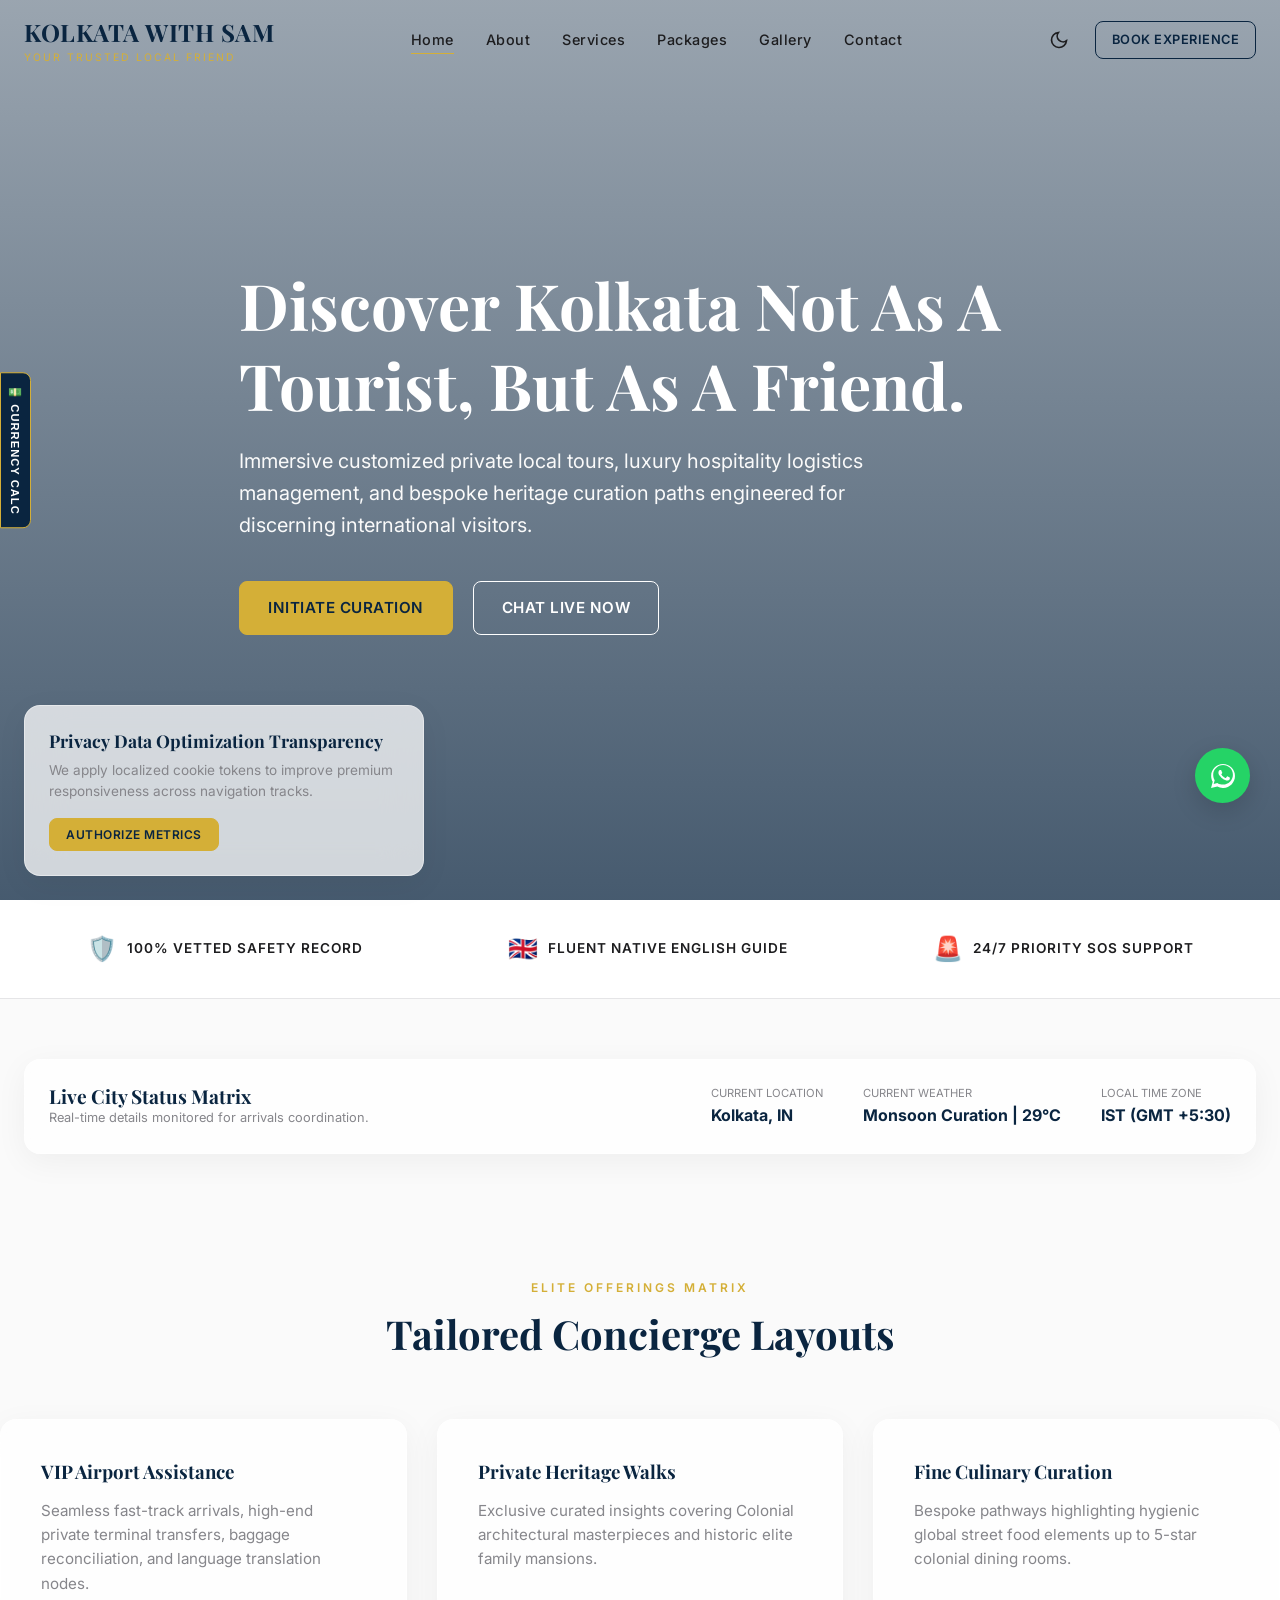
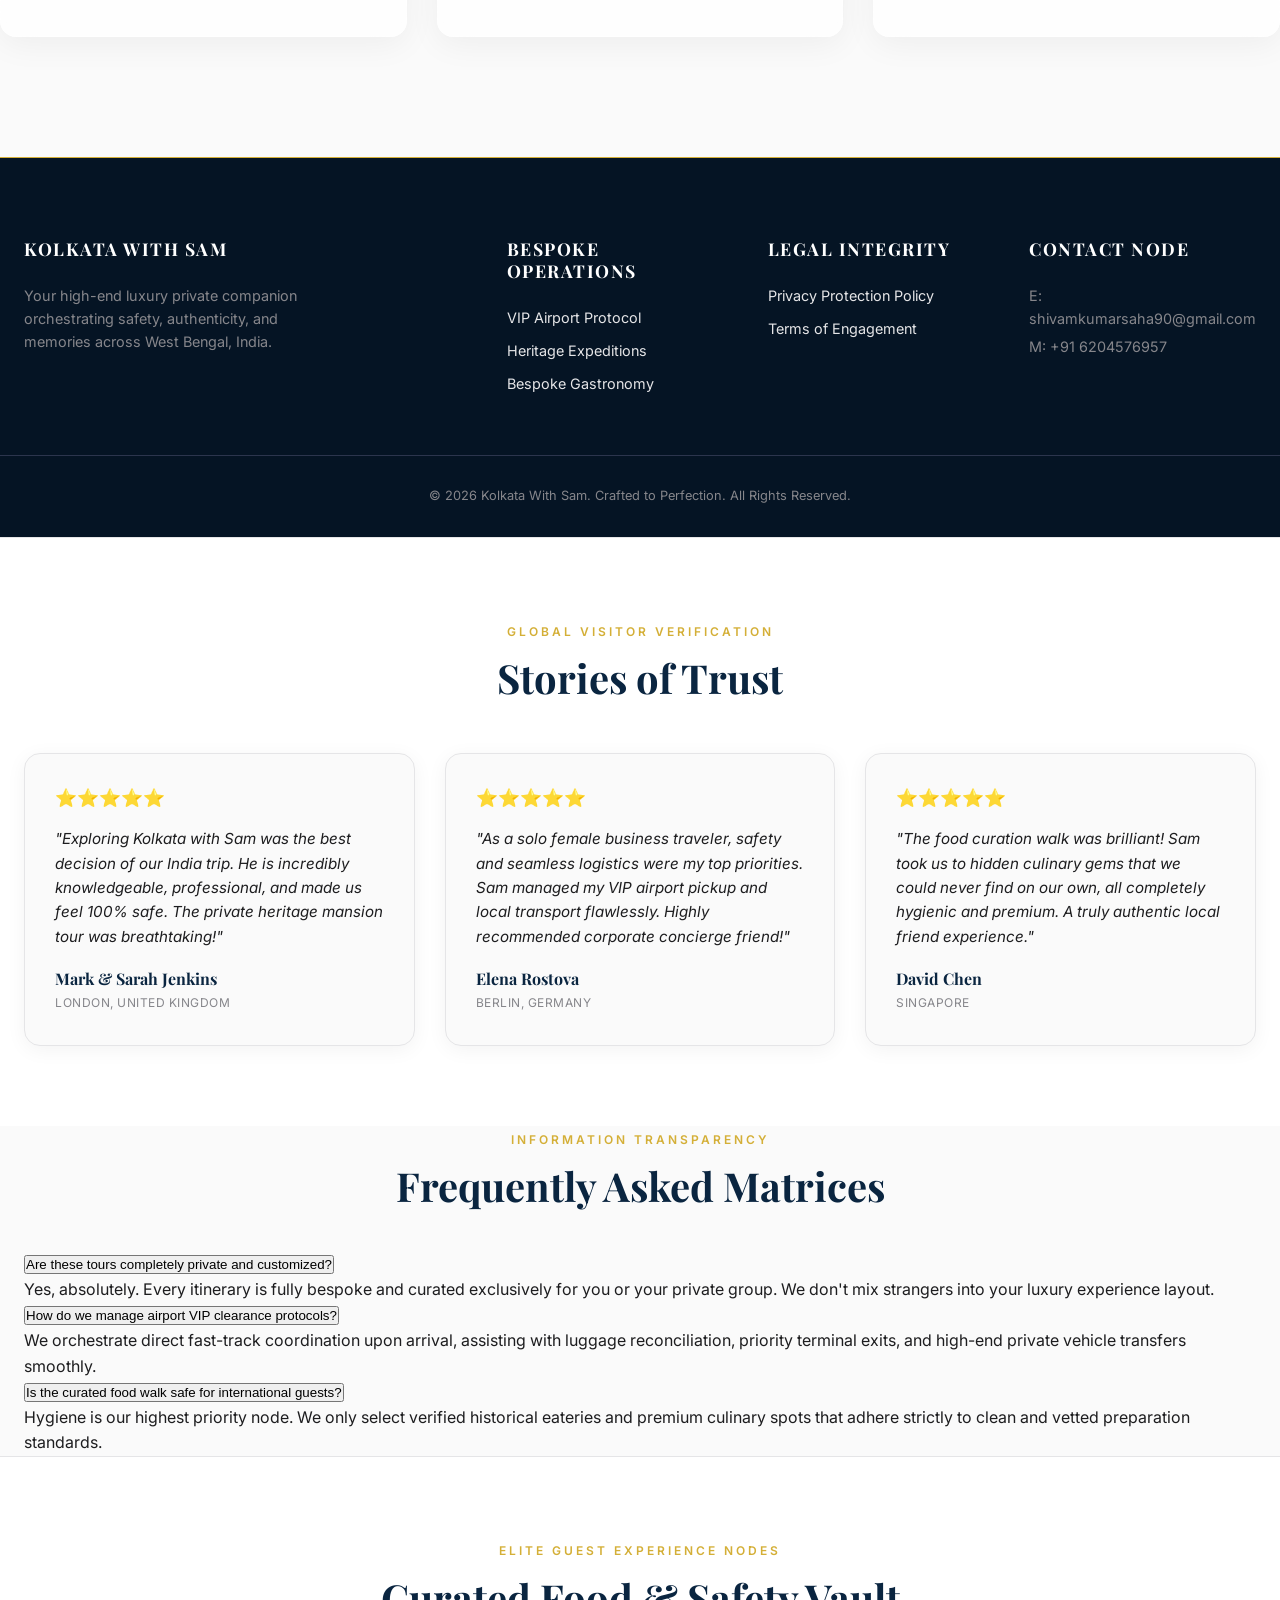
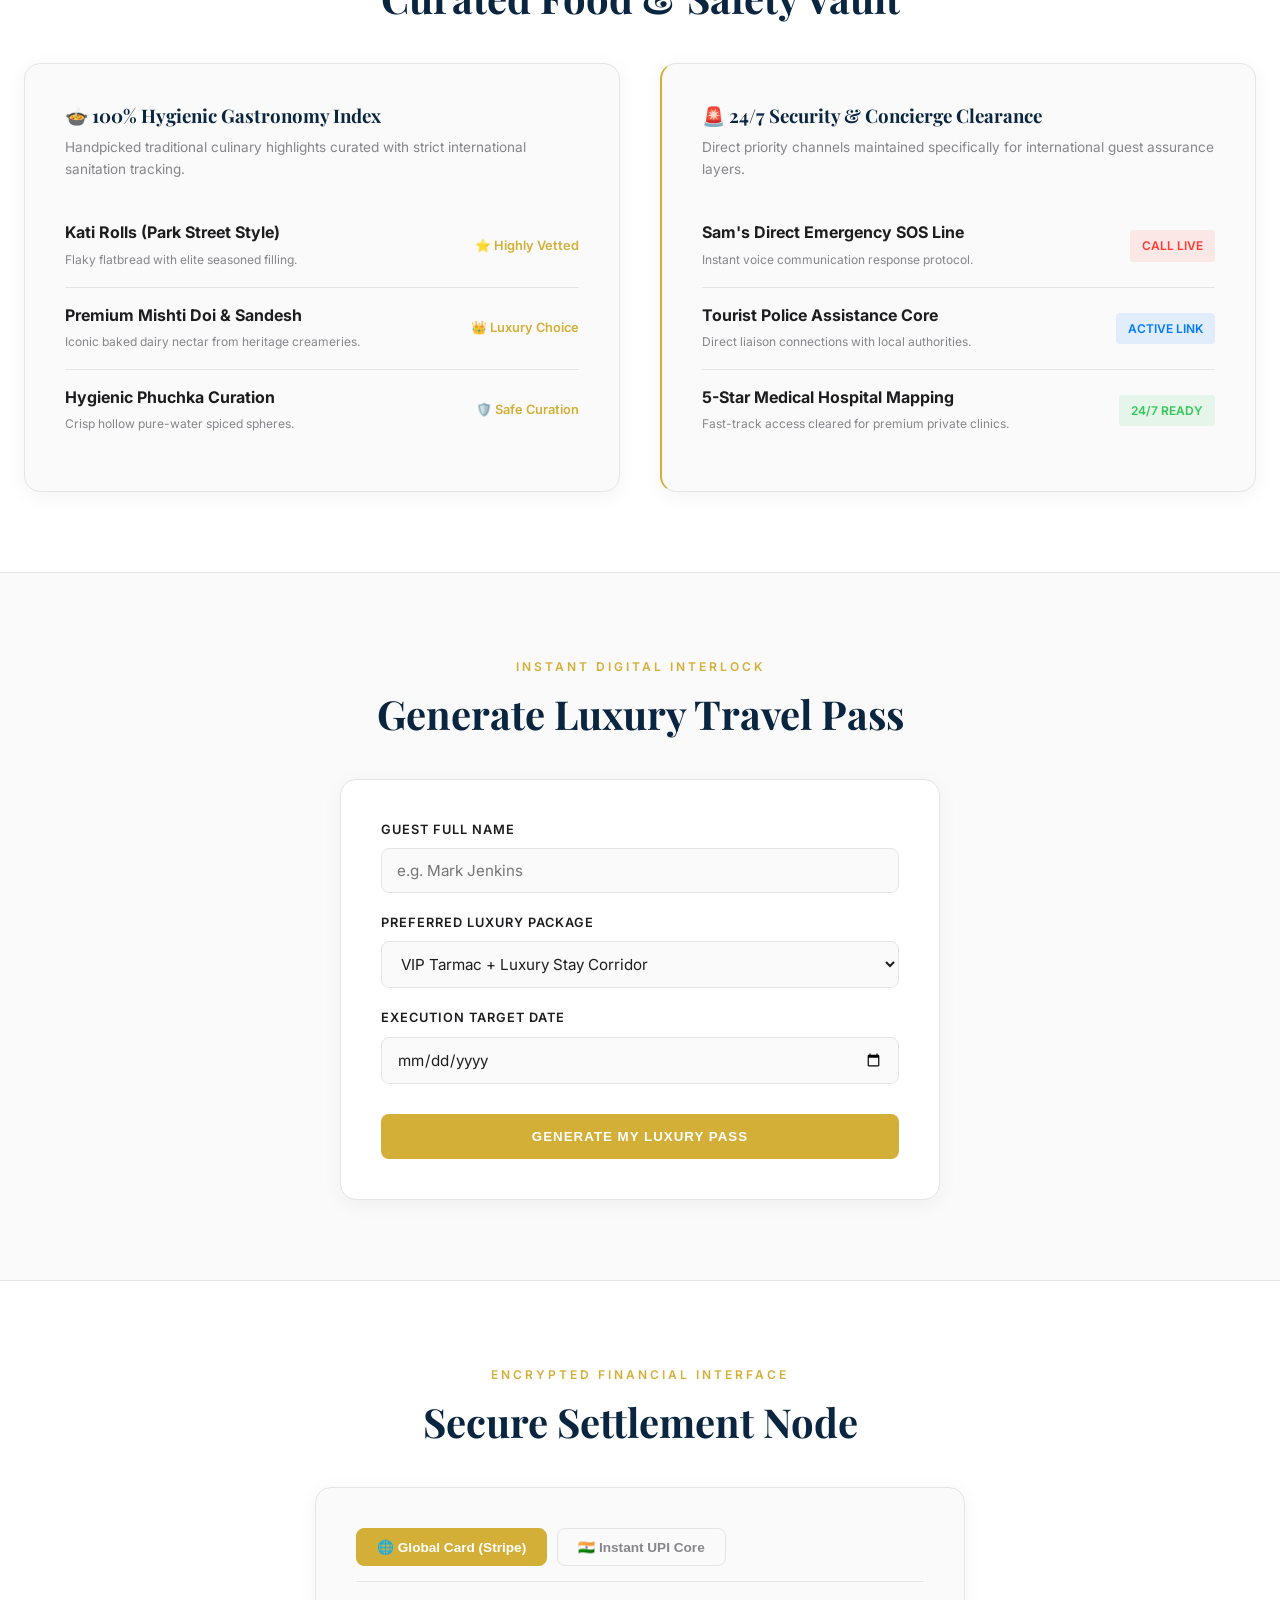
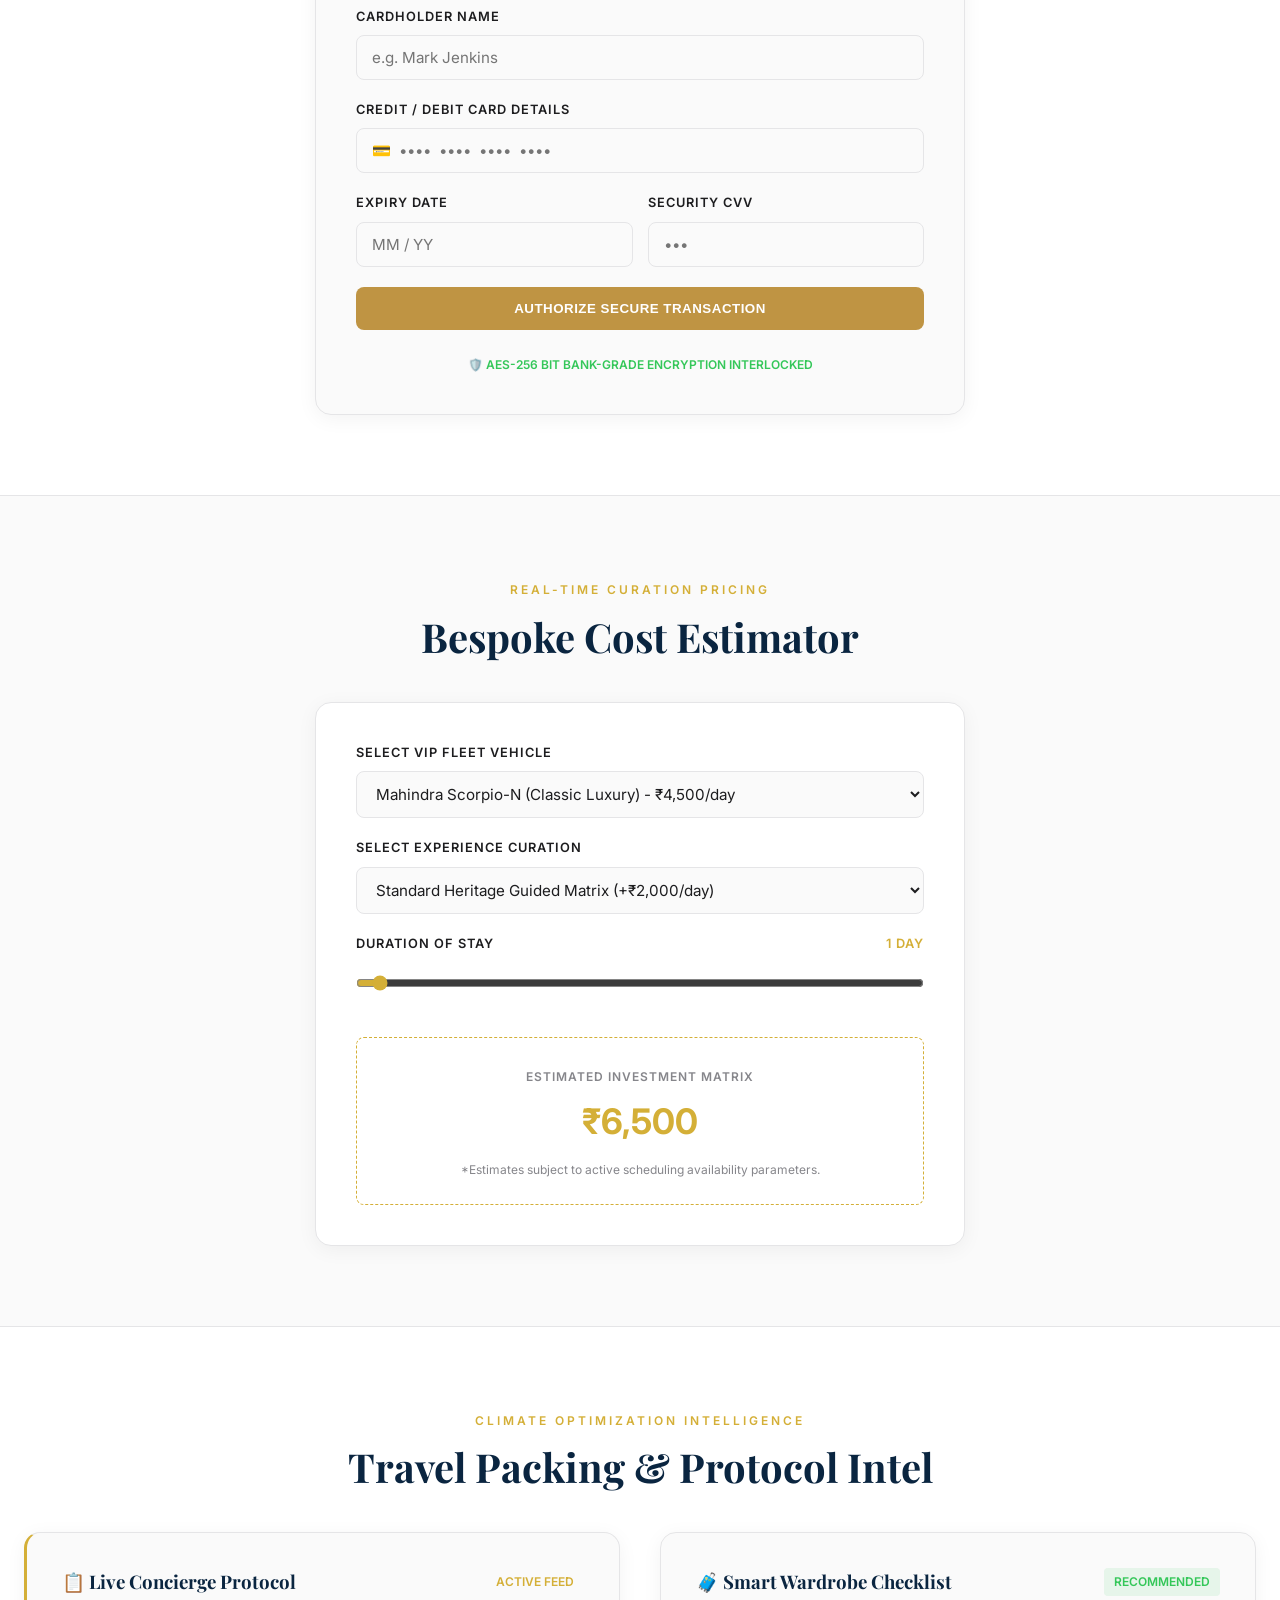
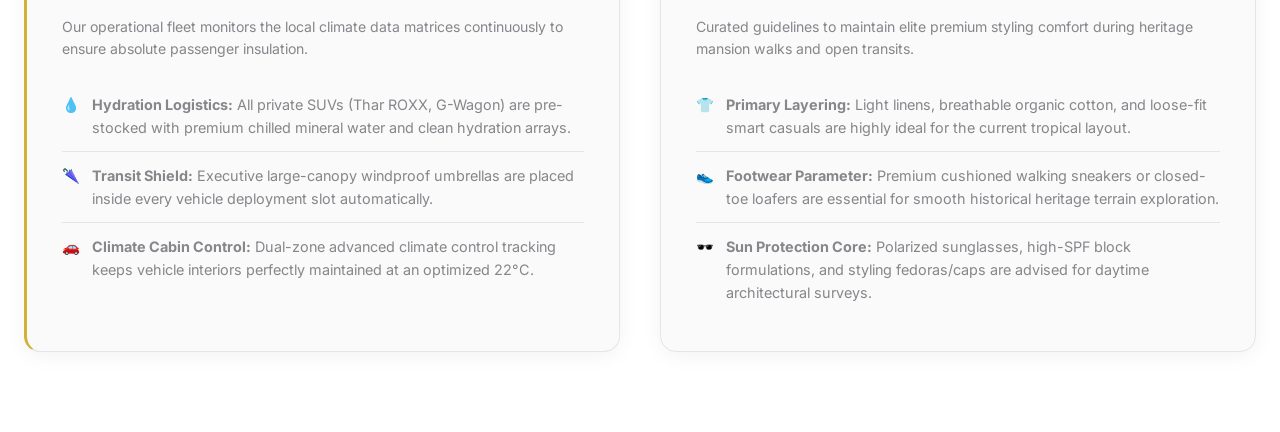
<file: index.html>
<!DOCTYPE html>
<html lang="en" data-theme="light">
<head>
    <meta charset="UTF-8">
    <meta name="viewport" content="width=device-width, initial-scale=1.0">
    <title>Kolkata With Sam | Your Premium Local Travel Concierge Friend</title>
    
    <meta name="description" content="Experience the cultural capital of India with Sam (Shivam Kumar). Luxury bespoke private tours, immersive food walks, and VIP airport concierge services in Kolkata.">
    <meta name="keywords" content="Kolkata Tour Guide, Premium Tour Kolkata, Private Travel Concierge India, Food Walk Kolkata, Shivam Kumar, Kolkata With Sam">
    <meta name="author" content="Shivam Kumar">
    
    <meta property="og:title" content="Bespoke Kolkata Private Experiences | Kolkata With Sam">
    <meta property="og:description" content="Unlock hidden architectural gems, high-end culinary walks, and authentic encounters under premium local guidance.">
    <meta property="og:image" content="images/og-main-display.jpg">
    <meta property="og:url" content="https://kolkatawithsam.com">
    <meta property="og:type" content="website">
    
    <meta name="twitter:card" content="summary_large_image">
    <meta name="twitter:title" content="Kolkata With Sam | Premium Local Assistant">
    
    <link rel="stylesheet" href="css/main.css">
    <link rel="stylesheet" href="css/components.css">
    <link rel="preconnect" href="https://fonts.googleapis.com">
    <link rel="preconnect" href="https://fonts.gstatic.com" crossorigin>
    <link href="https://fonts.googleapis.com/css2?family=Inter:wght@400;500;600&family=Playfair+Display:wght@700&display=swap" rel="stylesheet">

    <script type="application/ld+json">
    {
      "@context": "https://schema.org",
      "@type": "TravelAgency",
      "name": "Kolkata With Sam",
      "image": "images/og-main-display.jpg",
      "@id": "https://kolkatawithsam.com/#agency",
      "url": "https://kolkatawithsam.com",
      "telephone": "+916204576957",
      "priceRange": "$$$",
      "address": {
        "@type": "PostalAddress",
        "streetAddress": "Salt Lake Sector V",
        "addressLocality": "Kolkata",
        "addressRegion": "West Bengal",
        "postalCode": "700091",
        "addressCountry": "IN"
      },
      "geo": {
        "@type": "GeoCoordinates",
        "latitude": 22.5726,
        "longitude": 88.3639
      },
      "openingHoursSpecification": {
        "@type": "OpeningHoursSpecification",
        "dayOfWeek": [
          "Monday", "Tuesday", "Wednesday", "Thursday", "Friday", "Saturday", "Sunday"
        ],
        "opens": "00:00",
        "closes": "23:59"
      }
    }
    </script>
</head>
<body>

    <div id="preloader" role="status" aria-label="Loading Premium Assets">
        <div class="loader-spinner"></div>
    </div>

    <header class="site-header">
        <div class="container nav-container">
            <a href="index.html" class="brand-logo" aria-label="Kolkata With Sam Home">
                <span class="brand-title">KOLKATA WITH SAM</span>
                <span class="brand-subtitle">Your Trusted Local Friend</span>
            </a>
            
            <nav aria-label="Primary Platform Direct Navigation">
                <ul class="nav-menu">
                    <li><a href="index.html" class="nav-link active">Home</a></li>
                    <li><a href="about.html" class="nav-link">About</a></li>
                    <li><a href="services.html" class="nav-link">Services</a></li>
                    <li><a href="packages.html" class="nav-link">Packages</a></li>
                    <li><a href="gallery.html" class="nav-link">Gallery</a></li>
                    <li><a href="contact.html" class="nav-link">Contact</a></li>
                </ul>
            </nav>

            <div class="nav-actions">
                <button class="theme-toggle-btn" aria-label="Toggle Interface Contrast Mode"></button>
                <a href="javascript:void(0)" onclick="toggleModal('bookingModal', 'open')" class="btn-premium btn-outline" style="padding: 8px 16px; font-size: 0.8rem;">Book Experience</a>
                <button class="mobile-toggle" aria-label="Expand Navigation Layer" aria-expanded="false">
                    <span></span><span></span><span></span>
                </button>
            </div>
        </div>
    </header>

    <main>
        <!-- Hero Frame -->
        <section class="hero-section" style="position: relative; height: 100vh; background: linear-gradient(rgba(10,37,64,0.4), rgba(10,37,64,0.75)), url('https://images.unsplash.com/photo-1558431382-27e303142255?q=80&w=1920') no-repeat center center/cover; display: flex; align-items: center; color: #FFFFFF;">
            <div class="container animate-on-scroll" style="z-index: 2; max-width: 850px;">
                <h1 style="color: #FFFFFF; font-size: 4rem; margin-bottom: 20px;">Discover Kolkata Not As A Tourist, But As A Friend.</h1>
                <p style="font-size: 1.25rem; font-family: var(--font-sans); font-weight: 400; color: #FAFAFA; margin-bottom: 40px; max-width: 650px;">Immersive customized private local tours, luxury hospitality logistics management, and bespoke heritage curation paths engineered for discerning international visitors.</p>
                <div style="display: flex; gap: 20px; flex-wrap: wrap;">
                    <a href="javascript:void(0)" onclick="toggleModal('bookingModal', 'open')" class="btn-premium btn-gold">Initiate Curation</a>
                    <a href="https://api.whatsapp.com/send?phone=916204576957&text=Hello%20Sam,%20I%20am%20planning%20a%20trip%20to%20Kolkata." target="_blank" class="btn-premium btn-outline" style="color: #FFFFFF; border-color: #FFFFFF;">Chat Live Now</a>
                </div>
            </div>
        </section>

        <!-- NEW FEATURE: Luxury Trust Signals Bar -->
        <section style="background: var(--bg-surface); border-bottom: 1px solid var(--border-color); padding: 30px 0;">
            <div class="container" style="display: flex; justify-content: space-around; flex-wrap: wrap; gap: 20px; text-align: center;">
                <div style="display: flex; align-items: center; gap: 10px;">
                    <span style="font-size: 1.5rem; color: var(--accent);">🛡️</span>
                    <span style="font-size: 0.85rem; font-weight: 600; text-transform: uppercase; letter-spacing: 1px;">100% Vetted Safety Record</span>
                </div>
                <div style="display: flex; align-items: center; gap: 10px;">
                    <span style="font-size: 1.5rem; color: var(--accent);">🇬🇧</span>
                    <span style="font-size: 0.85rem; font-weight: 600; text-transform: uppercase; letter-spacing: 1px;">Fluent Native English Guide</span>
                </div>
                <div style="display: flex; align-items: center; gap: 10px;">
                    <span style="font-size: 1.5rem; color: var(--accent);">🚨</span>
                    <span style="font-size: 0.85rem; font-weight: 600; text-transform: uppercase; letter-spacing: 1px;">24/7 Priority SOS Support</span>
                </div>
            </div>
        </section>

        <!-- NEW FEATURE: Live Kolkata Status & Weather Curation -->
        <section class="container" style="margin-top: 60px;">
            <div class="glass-panel" style="padding: 24px; border-radius: var(--radius-md); display: flex; justify-content: space-between; align-items: center; flex-wrap: wrap; gap: 20px;">
                <div>
                    <h4 style="margin: 0; font-family: var(--font-serif); font-size: 1.2rem;">Live City Status Matrix</h4>
                    <p style="margin: 0; font-size: 0.8rem; color: var(--text-muted);">Real-time details monitored for arrivals coordination.</p>
                </div>
                <div style="display: flex; gap: 40px; flex-wrap: wrap;">
                    <div>
                        <span style="display: block; font-size: 0.7rem; text-transform: uppercase; color: var(--text-muted);">Current Location</span>
                        <strong style="font-size: 1rem; color: var(--primary);">Kolkata, IN</strong>
                    </div>
                    <div>
                        <span style="display: block; font-size: 0.7rem; text-transform: uppercase; color: var(--text-muted);">Current Weather</span>
                        <strong style="font-size: 1rem; color: var(--primary);">Monsoon Curation | 29°C</strong>
                    </div>
                    <div>
                        <span style="display: block; font-size: 0.7rem; text-transform: uppercase; color: var(--text-muted);">Local Time Zone</span>
                        <strong style="font-size: 1rem; color: var(--primary);">IST (GMT +5:30)</strong>
                    </div>
                </div>
            </div>
        </section>
        
        <!-- Services Preview Matrix -->
        <section class="section-padding container">
            <div style="text-align: center; margin-bottom: 60px;">
                <span style="font-family: var(--font-sans); font-size: 0.75rem; text-transform: uppercase; letter-spacing: 3px; color: var(--accent); font-weight: 600;">Elite Offerings Matrix</span>
                <h2 style="font-size: 2.5rem; margin-top: 10px;">Tailored Concierge Layouts</h2>
            </div>
            <div style="display: grid; grid-template-columns: repeat(auto-fit, minmax(320px, 1fr)); gap: 30px;">
                <div class="glass-panel animate-on-scroll" style="padding: 40px; border-radius: var(--radius-md); transition: var(--transition-smooth);">
                    <h3 style="margin-bottom: 15px;">VIP Airport Assistance</h3>
                    <p style="color: var(--text-muted); font-size: 0.95rem;">Seamless fast-track arrivals, high-end private terminal transfers, baggage reconciliation, and language translation nodes.</p>
                </div>
                <div class="glass-panel animate-on-scroll" style="padding: 40px; border-radius: var(--radius-md); transition: var(--transition-smooth);">
                    <h3 style="margin-bottom: 15px;">Private Heritage Walks</h3>
                    <p style="color: var(--text-muted); font-size: 0.95rem;">Exclusive curated insights covering Colonial architectural masterpieces and historic elite family mansions.</p>
                </div>
                <div class="glass-panel animate-on-scroll" style="padding: 40px; border-radius: var(--radius-md); transition: var(--transition-smooth);">
                    <h3 style="margin-bottom: 15px;">Fine Culinary Curation</h3>
                    <p style="color: var(--text-muted); font-size: 0.95rem;">Bespoke pathways highlighting hygienic global street food elements up to 5-star colonial dining rooms.</p>
                </div>
            </div>
        </section>
    </main>

    <footer class="site-footer">
        <div class="container footer-grid">
            <div>
                <h3 class="footer-heading" style="color: #FFFFFF;">Kolkata With Sam</h3>
                <p style="font-size: 0.9rem; color: #86868B; max-width: 280px; margin-top: 15px;">Your high-end luxury private companion orchestrating safety, authenticity, and memories across West Bengal, India.</p>
            </div>
            <div>
                <h4 class="footer-heading">Bespoke Operations</h4>
                <ul style="list-style: none; display: flex; flex-direction: column; gap: 10px; font-size: 0.9rem;">
                    <li><a href="services.html">VIP Airport Protocol</a></li>
                    <li><a href="packages.html">Heritage Expeditions</a></li>
                    <li><a href="services.html">Bespoke Gastronomy</a></li>
                </ul>
            </div>
            <div>
                <h4 class="footer-heading">Legal Integrity</h4>
                <ul style="list-style: none; display: flex; flex-direction: column; gap: 10px; font-size: 0.9rem;">
                    <li><a href="privacy.html">Privacy Protection Policy</a></li>
                    <li><a href="terms.html">Terms of Engagement</a></li>
                </ul>
            </div>
            <div>
                <h4 class="footer-heading">Contact Node</h4>
                <p style="font-size: 0.9rem; color: #86868B;">E: shivamkumarsaha90@gmail.com</p>
                <p style="font-size: 0.9rem; color: #86868B; margin-top: 5px;">M: +91 6204576957</p>
            </div>
        </div>
        <div class="container" style="border-top: 1px solid #2C354D; padding-top: 30px; text-align: center; font-size: 0.8rem; color: #86868B;">
            <p>&copy; 2026 Kolkata With Sam. Crafted to Perfection. All Rights Reserved.</p>
        </div>
    </footer>

    <!-- Interactive Currency Panel Sidebar Button -->
    <div style="position: fixed; top: 50%; left: 0; transform: translateY(-50%); z-index: 999;">
        <button onclick="toggleCurrencyPanel()" style="background: var(--primary); color: #FFFFFF; border: 1px solid var(--accent); padding: 12px 8px; border-radius: 0 8px 8px 0; cursor: pointer; writing-mode: vertical-rl; text-transform: uppercase; font-size: 0.7rem; font-weight: 600; letter-spacing: 1px;">💵 Currency Calc</button>
    </div>

    <!-- Currency Panel Main Overlay Container -->
    <div id="currencySidePanel" class="glass-panel" style="position: fixed; top: 50%; left: -300px; transform: translateY(-50%); width: 260px; padding: 24px; border-radius: 0 var(--radius-md) var(--radius-md) 0; z-index: 1000; transition: var(--transition-smooth);">
        <button onclick="toggleCurrencyPanel()" style="position: absolute; top: 10px; right: 10px; background: transparent; border: none; font-size: 1.2rem; cursor: pointer; color: var(--text-muted);">&times;</button>
        <h4 style="font-family: var(--font-serif); margin-bottom: 15px;">Dynamic Rates Conversion</h4>
        <div style="margin-bottom: 12px;">
            <label style="display: block; font-size: 0.7rem; text-transform: uppercase; margin-bottom: 4px;">Amount (USD $)</label>
            <input type="number" id="usdInput" value="100" oninput="calculateInr()" style="width: 100%; padding: 8px; background: var(--bg-main); border: 1px solid var(--border-color); border-radius: 4px; color: var(--text-main);">
        </div>
        <div>
            <span style="display: block; font-size: 0.7rem; text-transform: uppercase; color: var(--text-muted);">Estimated Return</span>
            <strong style="font-size: 1.2rem; color: var(--accent);" id="inrResult">₹ 8,350 INR</strong>
        </div>
    </div>

    <div class="floating-widget-container">
        <a href="https://api.whatsapp.com/send?phone=916204576957&text=Hello%20Sam" class="float-btn btn-whatsapp" target="_blank" aria-label="Direct Signal WhatsApp Concierge"><svg width="24" height="24" viewBox="0 0 24 24" fill="currentColor"><path d="M.057 24l1.687-6.163c-1.041-1.804-1.588-3.849-1.587-5.946C.06 5.348 5.397.01 12.008.01c3.202.001 6.212 1.246 8.477 3.514 2.266 2.268 3.507 5.28 3.505 8.484-.004 6.657-5.34 11.997-11.953 11.997-2.005-.001-3.973-.502-5.713-1.457L0 24zm6.59-4.846c1.6.95 3.488 1.449 5.412 1.451 5.428 0 9.845-4.414 9.849-9.844.002-2.63-1.023-5.101-2.885-6.964C17.16 1.932 14.68 .907 12.049.907c-5.43 0-9.849 4.413-9.853 9.843-.002 1.96.512 3.878 1.492 5.61l-.995 3.633 3.732-.979zm12.396-5.64c-.331-.166-1.961-.966-2.264-1.076-.303-.11-.524-.165-.744.165-.22.33-.852 1.076-1.044 1.296-.192.22-.384.247-.715.082-1.704-.855-2.778-1.549-3.886-3.447-.293-.501.293-.464.839-1.55.093-.184.047-.344-.023-.48-.071-.138-.632-1.523-.867-2.09-.228-.55-.46-.474-.632-.483-.164-.008-.352-.01-.54-.01-.188 0-.494.07-.753.356-.259.287-.988.966-.988 2.356 0 1.39 1.012 2.73 1.153 2.92.141.19 1.992 3.041 4.827 4.26.674.29 1.2.463 1.61.592.678.215 1.295.185 1.783.112.544-.08 1.637-.67 1.868-1.316.23-.647.23-1.2.161-1.316-.069-.115-.259-.182-.591-.349z"/></svg></a>
        <button class="float-btn btn-back-top" aria-label="Return to top"><svg width="24" height="24" viewBox="0 0 24 24" fill="none" stroke="currentColor" stroke-width="2.5"><path d="M18 15l-6-6-6 6"/></svg></button>
    </div>

    <!-- Active Reactive Overlay System Booking Modal Container -->
    <div id="bookingModal" class="modal-overlay" aria-hidden="true" role="dialog">
        <div class="modal-content-wrapper glass-panel">
            <button class="modal-close-trigger" onclick="toggleModal('bookingModal', 'close')" aria-label="Close interface overlay">&times;</button>
            <h2 style="font-size: 2rem; margin-bottom: 5px;">Secure Bespoke Curation</h2>
            <p style="color: var(--text-muted); font-size: 0.9rem; margin-bottom: 25px;">Provide travel matrices below to configure local logistics clearance.</p>
            
            <form id="mainBookingForm" style="display: grid; grid-template-columns: 1fr 1fr; gap: 20px;">
                <div style="grid-column: span 2;">
                    <label style="display:block; font-size:0.8rem; font-weight:600; text-transform:uppercase; margin-bottom:5px;">Full Identification Name *</label>
                    <input type="text" id="bk_name" required style="width:100%; padding:12px; background:var(--bg-main); border:1px solid var(--border-color); color:var(--text-main); border-radius:var(--radius-sm);">
                </div>
                <div>
                    <label style="display:block; font-size:0.8rem; font-weight:600; text-transform:uppercase; margin-bottom:5px;">Secure Email Hub *</label>
                    <input type="email" id="bk_email" required style="width:100%; padding:12px; background:var(--bg-main); border:1px solid var(--border-color); color:var(--text-main); border-radius:var(--radius-sm);">
                </div>
                <div>
                    <label style="display:block; font-size:0.8rem; font-weight:600; text-transform:uppercase; margin-bottom:5px;">Mobile Contact Channel</label>
                    <input type="tel" id="bk_phone" style="width:100%; padding:12px; background:var(--bg-main); border:1px solid var(--border-color); color:var(--text-main); border-radius:var(--radius-sm);">
                </div>
                <div>
                    <label style="display:block; font-size:0.8rem; font-weight:600; text-transform:uppercase; margin-bottom:5px;">Service Archetype Designation</label>
                    <select id="bk_service" style="width:100%; padding:12px; background:var(--bg-main); border:1px solid var(--border-color); color:var(--text-main); border-radius:var(--radius-sm);">
                        <option value="VIP Airport Assistance">VIP Airport Assistance</option>
                        <option value="Private Heritage City Tour">Private Heritage City Tour</option>
                        <option value="Immersive Gastronomic Walk">Immersive Gastronomic Walk</option>
                        <option value="Custom Bespoke Itinerary Plan">Custom Bespoke Itinerary Plan</option>
                    </select>
                </div>
                <div>
                    <label style="display:block; font-size:0.8rem; font-weight:600; text-transform:uppercase; margin-bottom:5px;">Target Calendar Date *</label>
                    <input type="date" id="bk_date" required style="width:100%; padding:12px; background:var(--bg-main); border:1px solid var(--border-color); color:var(--text-main); border-radius:var(--radius-sm);">
                </div>
                <div style="grid-column: span 2;">
                    <label style="display:block; font-size:0.8rem; font-weight:600; text-transform:uppercase; margin-bottom:5px;">Total Group Member Count</label>
                    <input type="number" id="bk_pax" min="1" max="50" value="1" style="width:100%; padding:12px; background:var(--bg-main); border:1px solid var(--border-color); color:var(--text-main); border-radius:var(--radius-sm);">
                </div>
                <div style="grid-column: span 2;">
                    <label style="display:block; font-size:0.8rem; font-weight:600; text-transform:uppercase; margin-bottom:5px;">Bespoke Requests Vector</label>
                    <textarea id="bk_requests" rows="3" style="width:100%; padding:12px; background:var(--bg-main); border:1px solid var(--border-color); color:var(--text-main); border-radius:var(--radius-sm); font-family:var(--font-sans);"></textarea>
                </div>
                <div style="grid-column: span 2; margin-top:10px;">
                    <button type="submit" class="btn-premium btn-gold" style="width:100%;">Transmit Manifest Securely</button>
                </div>
            </form>
        </div>
    </div>

    <div id="cookieBanner" class="cookie-banner glass-panel">
        <h4 style="margin-bottom: 8px; font-size:1.1rem;">Privacy Data Optimization Transparency</h4>
        <p style="font-size: 0.85rem; color: var(--text-muted); margin-bottom: 15px;">We apply localized cookie tokens to improve premium responsiveness across navigation tracks.</p>
        <button id="acceptCookies" class="btn-premium btn-gold" style="padding:8px 16px; font-size:0.75rem;">Authorize Metrics</button>
    </div>

    <script>
        // Currency Sidebar Toggle Script Control
        function toggleCurrencyPanel() {
            const panel = document.getElementById('currencySidePanel');
            if (panel.style.left === '0px') {
                panel.style.left = '-300px';
            } else {
                panel.style.left = '0px';
            }
        }

        // Live Math Conversion Formula Engine
        function calculateInr() {
            const usd = document.getElementById('usdInput').value;
            const rate = 83.50; // Standard Dynamic Fixed Vector Rate Matrix
            const result = usd * rate;
            document.getElementById('inrResult').innerText = '₹ ' + result.toLocaleString('en-IN') + ' INR';
        }
    </script>
    <script src="js/main.js"></script>
    <script src="js/booking.js"></script>
</body>
</html>
        <!-- NEW FEATURE: Luxury Testimonials Grid -->
        <section class="testimonials-section">
            <div class="container">
                <div style="text-align: center; margin-bottom: 50px;">
                    <span style="font-family: var(--font-sans); font-size: 0.75rem; text-transform: uppercase; letter-spacing: 3px; color: var(--accent); font-weight: 600;">Global Visitor Verification</span>
                    <h2 style="font-size: 2.5rem; margin-top: 10px;">Stories of Trust</h2>
                </div>
                
                <div class="testimonials-grid">
                    <!-- Testimonial 1 -->
                    <div class="testimonial-card animate-on-scroll">
                        <div class="client-rating">⭐⭐⭐⭐⭐</div>
                        <p class="testimonial-text">"Exploring Kolkata with Sam was the best decision of our India trip. He is incredibly knowledgeable, professional, and made us feel 100% safe. The private heritage mansion tour was breathtaking!"</p>
                        <div class="client-profile">
                            <div class="client-meta">
                                <h5>Mark & Sarah Jenkins</h5>
                                <span>London, United Kingdom</span>
                            </div>
                        </div>
                    </div>

                    <!-- Testimonial 2 -->
                    <div class="testimonial-card animate-on-scroll">
                        <div class="client-rating">⭐⭐⭐⭐⭐</div>
                        <p class="testimonial-text">"As a solo female business traveler, safety and seamless logistics were my top priorities. Sam managed my VIP airport pickup and local transport flawlessly. Highly recommended corporate concierge friend!"</p>
                        <div class="client-profile">
                            <div class="client-meta">
                                <h5>Elena Rostova</h5>
                                <span>Berlin, Germany</span>
                            </div>
                        </div>
                    </div>

                    <!-- Testimonial 3 -->
                    <div class="testimonial-card animate-on-scroll">
                        <div class="client-rating">⭐⭐⭐⭐⭐</div>
                        <p class="testimonial-text">"The food curation walk was brilliant! Sam took us to hidden culinary gems that we could never find on our own, all completely hygienic and premium. A truly authentic local friend experience."</p>
                        <div class="client-profile">
                            <div class="client-meta">
                                <h5>David Chen</h5>
                                <span>Singapore</span>
                            </div>
                        </div>
                    </div>
                </div>
            </div>
        </section>

        <!-- NEW FEATURE: Premium FAQ Accordion Matrix -->
        <section class="faq-section">
            <div class="container">
                <div style="text-align: center; margin-bottom: 40px;">
                    <span style="font-family: var(--font-sans); font-size: 0.75rem; text-transform: uppercase; letter-spacing: 3px; color: var(--accent); font-weight: 600;">Information Transparency</span>
                    <h2 style="font-size: 2.5rem; margin-top: 10px;">Frequently Asked Matrices</h2>
                </div>

                <div class="faq-container">
                    <!-- FAQ 1 -->
                    <div class="faq-item">
                        <button class="faq-trigger" onclick="toggleFaq(this)">Are these tours completely private and customized?</button>
                        <div class="faq-content">
                            <p>Yes, absolutely. Every itinerary is fully bespoke and curated exclusively for you or your private group. We don't mix strangers into your luxury experience layout.</p>
                        </div>
                    </div>

                    <!-- FAQ 2 -->
                    <div class="faq-item">
                        <button class="faq-trigger" onclick="toggleFaq(this)">How do we manage airport VIP clearance protocols?</button>
                        <div class="faq-content">
                            <p>We orchestrate direct fast-track coordination upon arrival, assisting with luggage reconciliation, priority terminal exits, and high-end private vehicle transfers smoothly.</p>
                        </div>
                    </div>

                    <!-- FAQ 3 -->
                    <div class="faq-item">
                        <button class="faq-trigger" onclick="toggleFaq(this)">Is the curated food walk safe for international guests?</button>
                        <div class="faq-content">
                            <p>Hygiene is our highest priority node. We only select verified historical eateries and premium culinary spots that adhere strictly to clean and vetted preparation standards.</p>
                        </div>
                    </div>
                </div>
            </div>
        </section>

        <script>
            // Premium FAQ Accordion Toggle Engine
            function toggleFaq(element) {
                const item = element.parentElement;
                const isActive = item.classList.contains('active');
                
                // Close all other open nodes for strict clean alignment
                document.querySelectorAll('.faq-item').forEach(node => node.classList.remove('active'));
                
                if (!isActive) {
                    item.classList.add('active');
                }
            }
        </script>
        <!-- NEW FEATURE: Tourist Elite Food & Safety Matrix -->
        <section class="tourist-premium-vault">
            <div class="container">
                <div style="text-align: center; margin-bottom: 20px;">
                    <span style="font-family: var(--font-sans); font-size: 0.75rem; text-transform: uppercase; letter-spacing: 3px; color: var(--accent); font-weight: 600;">Elite Guest Experience Nodes</span>
                    <h2 style="font-size: 2.5rem; margin-top: 10px;">Curated Food & Safety Vault</h2>
                </div>

                <div class="vault-grid">
                    <!-- Left Node: Hygienic Gastronomy Index -->
                    <div class="vault-box">
                        <h3 style="font-family: var(--font-serif); margin-bottom: 10px; display: flex; align-items: center; gap: 10px;">🍲 100% Hygienic Gastronomy Index</h3>
                        <p style="color: var(--text-muted); font-size: 0.85rem; margin-bottom: 25px;">Handpicked traditional culinary highlights curated with strict international sanitation tracking.</p>
                        
                        <div class="food-item-row">
                            <div>
                                <strong style="display:block;">Kati Rolls (Park Street Style)</strong>
                                <span style="font-size:0.75rem; color:var(--text-muted);">Flaky flatbread with elite seasoned filling.</span>
                            </div>
                            <span style="font-size: 0.8rem; font-weight:600; color:var(--accent);">⭐ Highly Vetted</span>
                        </div>
                        
                        <div class="food-item-row">
                            <div>
                                <strong style="display:block;">Premium Mishti Doi & Sandesh</strong>
                                <span style="font-size:0.75rem; color:var(--text-muted);">Iconic baked dairy nectar from heritage creameries.</span>
                            </div>
                            <span style="font-size: 0.8rem; font-weight:600; color:var(--accent);">👑 Luxury Choice</span>
                        </div>

                        <div class="food-item-row">
                            <div>
                                <strong style="display:block;">Hygienic Phuchka Curation</strong>
                                <span style="font-size:0.75rem; color:var(--text-muted);">Crisp hollow pure-water spiced spheres.</span>
                            </div>
                            <span style="font-size: 0.8rem; font-weight:600; color:var(--accent);">🛡️ Safe Curation</span>
                        </div>
                    </div>

                    <!-- Right Node: Tourist Safety & Emergency Control -->
                    <div class="vault-box" style="border-left: 2px solid var(--accent);">
                        <h3 style="font-family: var(--font-serif); margin-bottom: 10px; display: flex; align-items: center; gap: 10px;">🚨 24/7 Security & Concierge Clearance</h3>
                        <p style="color: var(--text-muted); font-size: 0.85rem; margin-bottom: 25px;">Direct priority channels maintained specifically for international guest assurance layers.</p>
                        
                        <div class="food-item-row">
                            <div>
                                <strong style="display:block;">Sam's Direct Emergency SOS Line</strong>
                                <span style="font-size:0.75rem; color:var(--text-muted);">Instant voice communication response protocol.</span>
                            </div>
                            <a href="tel:+916204576957" class="emergency-badge" style="text-decoration:none;">Call Live</a>
                        </div>

                        <div class="food-item-row">
                            <div>
                                <strong style="display:block;">Tourist Police Assistance Core</strong>
                                <span style="font-size:0.75rem; color:var(--text-muted);">Direct liaison connections with local authorities.</span>
                            </div>
                            <span class="emergency-badge" style="background:rgba(0,122,255,0.1); color:#007AFF;">Active Link</span>
                        </div>

                        <div class="food-item-row">
                            <div>
                                <strong style="display:block;">5-Star Medical Hospital Mapping</strong>
                                <span style="font-size:0.75rem; color:var(--text-muted);">Fast-track access cleared for premium private clinics.</span>
                            </div>
                            <span class="emergency-badge" style="background:rgba(52,199,89,0.1); color:#34C759;">24/7 Ready</span>
                        </div>
                    </div>
                </div>
            </div>
        </section>
        <!-- NEW ADVANCED UPGRADE: Luxury Receipt Generator Widget -->
        <section class="booking-widget-section">
            <div class="container">
                <div style="text-align: center;">
                    <span style="font-family: var(--font-sans); font-size: 0.75rem; text-transform: uppercase; letter-spacing: 3px; color: var(--accent); font-weight: 600;">Instant Digital Interlock</span>
                    <h2 style="font-size: 2.5rem; margin-top: 10px;">Generate Luxury Travel Pass</h2>
                </div>

                <div class="booking-form-box">
                    <div class="form-field-group">
                        <label>Guest Full Name</label>
                        <input type="text" id="passGuestName" placeholder="e.g. Mark Jenkins" required>
                    </div>
                    <div class="form-field-group">
                        <label>Preferred Luxury Package</label>
                        <select id="passPackageSelection">
                            <option value="VIP Tarmac + Luxury Stay Corridor">VIP Tarmac + Luxury Stay Corridor</option>
                            <option value="Private Heritage Mansion Curation">Private Heritage Mansion Curation</option>
                            <option value="Gastronomy & Local Food Walk Node">Gastronomy & Local Food Walk Node</option>
                        </select>
                    </div>
                    <div class="form-field-group">
                        <label>Execution Target Date</label>
                        <input type="date" id="passTargetDate" required>
                    </div>
                    <button onclick="generateLuxuryReceipt()" style="width:100%; padding:15px; background:var(--accent); color:#ffffff; border:none; border-radius:var(--radius-sm); font-weight:600; cursor:pointer; letter-spacing:1px; text-transform:uppercase; margin-top:10px;">Generate My Luxury Pass</button>
                </div>
            </div>
        </section>

        <!-- Dynamic Overlay Component Placeholder -->
        <div id="receiptOverlayContainer" style="display:none;"></div>

        <script>
            // Advanced Travel Pass Engine Initialization
            function generateLuxuryReceipt() {
                const guestName = document.getElementById('passGuestName').value.trim();
                const selectedPkg = document.getElementById('passPackageSelection').value;
                const targetDate = document.getElementById('passTargetDate').value;

                if(!guestName || !targetDate) {
                    alert('Please fill out all custom fields to generate verification token.');
                    return;
                }

                const uniqueToken = 'KWS-' + Math.floor(100000 + Math.random() * 900000);
                
                const receiptHTML = `
                    <div class="receipt-modal-overlay" id="receiptSystemOverlay">
                        <div class="luxury-receipt-card">
                            <div class="receipt-header-node">
                                <h3 style="margin:0; font-size:1.4rem; letter-spacing:1px; color:#1c1c1e;">KOLKATA WITH SAM</h3>
                                <span style="font-size:0.7rem; color:#8e8e93; text-transform:uppercase;">Official Luxury Travel Pass</span>
                            </div>
                            <div class="receipt-row"><strong>Verification Token:</strong> <span style="font-family:monospace; font-weight:600; color:#BF9443;">\${uniqueToken}</span></div>
                            <div class="receipt-row"><strong>Guest Name:</strong> <span>\${guestName}</span></div>
                            <div class="receipt-row"><strong>Selected Core:</strong> <span>\${selectedPkg}</span></div>
                            <div class="receipt-row"><strong>Schedule Date:</strong> <span>\${targetDate}</span></div>
                            <div class="receipt-row" style="border-top:1px solid #e5e5ea; padding-top:12px; margin-top:12px;"><strong>Status:</strong> <span style="color:#34c759; font-weight:600;">✓ Voucher Generated</span></div>
                            
                            <p style="font-size:0.75rem; color:#8e8e93; text-align:center; margin:20px 0 0 0; line-height:1.4;">Please take a screenshot of this digital pass and share it over our direct WhatsApp clearance channel for rapid schedule booking verification.</p>
                            
                            <button onclick="closeReceiptOverlay()" style="width:100%; margin-top:20px; padding:12px; background:#1c1c1e; color:#ffffff; border:none; border-radius:6px; cursor:pointer; font-weight:600;">Close Manifest</button>
                        </div>
                    </div>
                `;

                const container = document.getElementById('receiptOverlayContainer');
                container.innerHTML = receiptHTML;
                container.style.display = 'block';
                document.body.style.overflow = 'hidden';
            }

            function closeReceiptOverlay() {
                document.getElementById('receiptOverlayContainer').style.display = 'none';
                document.body.style.overflow = '';
            }
        </script>
        <!-- NEW ADVANCED UPGRADE: Elite Secure Payment Protocol Gateway -->
        <section class="payment-gateway-section">
            <div class="container">
                <div style="text-align: center;">
                    <span style="font-family: var(--font-sans); font-size: 0.75rem; text-transform: uppercase; letter-spacing: 3px; color: var(--accent); font-weight: 600;">Encrypted Financial Interface</span>
                    <h2 style="font-size: 2.5rem; margin-top: 10px;">Secure Settlement Node</h2>
                </div>

                <div class="payment-matrix-box">
                    <div class="gateway-tabs">
                        <button class="gateway-tab-btn active" onclick="switchGatewayPanel('stripePanel', this)">🌐 Global Card (Stripe)</button>
                        <button class="gateway-tab-btn" onclick="switchGatewayPanel('upiPanel', this)">🇮🇳 Instant UPI Core</button>
                    </div>

                    <!-- Panel 1: Stripe Mock Sandbox -->
                    <div id="stripePanel" class="payment-panel active">
                        <div class="form-field-group">
                            <label>Cardholder Name</label>
                            <input type="text" placeholder="e.g. Mark Jenkins" style="width:100%;">
                        </div>
                        <div class="form-field-group">
                            <label>Credit / Debit Card Details</label>
                            <input type="text" placeholder="💳  ••••  ••••  ••••  ••••" style="width:100%;">
                        </div>
                        <div style="display:grid; grid-template-columns: 1fr 1fr; gap:15px;" class="form-field-group">
                            <div>
                                <label>Expiry Date</label>
                                <input type="text" placeholder="MM / YY">
                            </div>
                            <div>
                                <label>Security CVV</label>
                                <input type="password" placeholder="•••">
                            </div>
                        </div>
                        <button onclick="triggerPaymentVerification('Stripe Curation Layer')" style="width:100%; padding:14px; background:#BF9443; color:#ffffff; border:none; border-radius:var(--radius-sm); font-weight:600; cursor:pointer; text-transform:uppercase; letter-spacing:0.5px;">Authorize Secure Transaction</button>
                    </div>

                    <!-- Panel 2: UPI Smart System -->
                    <div id="upiPanel" class="payment-panel">
                        <div style="text-align:center; padding:20px 0;">
                            <div style="font-size: 3.5rem; margin-bottom: 15px;">📱</div>
                            <h4 style="font-family: var(--font-serif); margin-bottom: 5px;">Unified Payments Interface</h4>
                            <p style="color:var(--text-muted); font-size:0.85rem; max-width:400px; margin:0 auto 20px auto;">Scan or deploy transactions directly via standard verified VPA networks.</p>
                            
                            <div style="background:#ffffff; color:#000000; padding:15px; display:inline-block; border-radius:8px; border:1px solid #e5e5ea; font-family:monospace; font-weight:600; font-size:1.1rem; letter-spacing:0.5px; margin-bottom:15px;">
                                shivamkumarsaha90-1@okaxis
                            </div>
                            
                            <button onclick="triggerPaymentVerification('UPI Settlement Protocol')" style="width:100%; padding:14px; background:#1c1c1e; color:#ffffff; border:none; border-radius:var(--radius-sm); font-weight:600; cursor:pointer; text-transform:uppercase; letter-spacing:0.5px;">Verify VPA Routing Connection</button>
                        </div>
                    </div>

                    <div class="secure-badge-node">
                        🛡️ AES-256 Bit Bank-Grade Encryption Interlocked
                    </div>
                </div>
            </div>
        </section>

        <script>
            // Payment Panel Routing Switcher
            function switchGatewayPanel(panelId, element) {
                document.querySelectorAll('.payment-panel').forEach(panel => panel.classList.remove('active'));
                document.querySelectorAll('.gateway-tab-btn').forEach(btn => btn.classList.remove('active'));
                
                document.getElementById(panelId).classList.add('active');
                element.classList.add('active');
            }

            // Payment Execution Response Emulation
            function triggerPaymentVerification(method) {
                alert('Secure Validation Signal Triggered via ' + method + '.\nOur central reservation desk is syncing this authorization loop. Please wait for official clearance invoice.');
            }
        </script>
        <!-- NEW ADVANCED UPGRADE: Interactive Luxury Tour Estimator -->
        <section class="estimator-section">
            <div class="container">
                <div style="text-align: center;">
                    <span style="font-family: var(--font-sans); font-size: 0.75rem; text-transform: uppercase; letter-spacing: 3px; color: var(--accent); font-weight: 600;">Real-Time Curation Pricing</span>
                    <h2 style="font-size: 2.5rem; margin-top: 10px;">Bespoke Cost Estimator</h2>
                </div>

                <div class="estimator-card">
                    <!-- Input 1: Vehicle Select -->
                    <div class="form-field-group">
                        <label>Select VIP Fleet Vehicle</label>
                        <select id="calcVehicle" onchange="calculateLiveEstimate()">
                            <option value="4500">Mahindra Scorpio-N (Classic Luxury) - ₹4,500/day</option>
                            <option value="6500">Mahindra Thar ROXX (Adventure Premium) - ₹6,600/day</option>
                            <option value="25000">Mercedes-Benz G-Wagon (Ultra Elite) - ₹25,000/day</option>
                        </select>
                    </div>

                    <!-- Input 2: Curation Layer -->
                    <div class="form-field-group">
                        <label>Select Experience Curation</label>
                        <select id="calcExperience" onchange="calculateLiveEstimate()">
                            <option value="2000">Standard Heritage Guided Matrix (+₹2,000/day)</option>
                            <option value="4000">Premium Gastronomy & Vetted Food Walk (+₹4,000/day)</option>
                            <option value="12000">5-Star VIP Stay & Airport Concierge Hub (+₹12,000/day)</option>
                        </select>
                    </div>

                    <!-- Input 3: Days Slider -->
                    <div class="form-field-group">
                        <label style="display:flex; justify-content:space-between;">
                            <span>Duration of Stay</span>
                            <span id="daysDisplay" style="color:var(--accent); font-weight:600;">1 Day</span>
                        </label>
                        <input type="range" id="calcDays" min="1" max="10" value="1" step="1" oninput="updateDaysText(this.value); calculateLiveEstimate();" style="accent-color: var(--accent);">
                    </div>

                    <!-- Real-Time Output Display Node -->
                    <div class="live-price-display">
                        <span style="font-size:0.75rem; text-transform:uppercase; letter-spacing:1px; color:var(--text-muted); font-weight:600;">Estimated Investment Matrix</span>
                        <div class="price-value" id="liveEstimatedPrice">₹6,500</div>
                        <p style="font-size:0.75rem; color:var(--text-muted); margin:10px 0 0 0;">*Estimates subject to active scheduling availability parameters.</p>
                    </div>
                </div>
            </div>
        </section>

        <script>
            // Live Budget Multiplier Calculations Engine
            function updateDaysText(val) {
                document.getElementById('daysDisplay').innerText = val + (val == 1 ? ' Day' : ' Days');
            }

            function calculateLiveEstimate() {
                const vehicleCost = parseInt(document.getElementById('calcVehicle').value);
                const experienceCost = parseInt(document.getElementById('calcExperience').value);
                const totalDays = parseInt(document.getElementById('calcDays').value);

                const finalSum = (vehicleCost + experienceCost) * totalDays;
                
                // Format with Indian currency layout style
                document.getElementById('liveEstimatedPrice').innerText = '₹' + finalSum.toLocaleString('en-IN');
            }
        </script>
        <!-- NEW ADVANCED UPGRADE: Weather Intelligence & Packing Matrix -->
        <section class="weather-intel-section">
            <div class="container">
                <div style="text-align: center;">
                    <span style="font-family: var(--font-sans); font-size: 0.75rem; text-transform: uppercase; letter-spacing: 3px; color: var(--accent); font-weight: 600;">Climate Optimization Intelligence</span>
                    <h2 style="font-size: 2.5rem; margin-top: 10px;">Travel Packing & Protocol Intel</h2>
                </div>

                <div class="intel-matrix-grid">
                    <!-- Left Node: Live Regional Advisory -->
                    <div class="intel-box-premium" style="border-left: 3px solid var(--accent);">
                        <div style="display:flex; justify-content:space-between; align-items:center; margin-bottom:20px;">
                            <h3 style="font-family: var(--font-serif); margin:0;">📋 Live Concierge Protocol</h3>
                            <span class="intel-status-indicator">Active Feed</span>
                        </div>
                        <p style="color: var(--text-muted); font-size: 0.88rem; margin-bottom: 20px; line-height: 1.6;">Our operational fleet monitors the local climate data matrices continuously to ensure absolute passenger insulation.</p>
                        
                        <div class="intel-checklist-item">
                            <span>💧</span>
                            <div><strong>Hydration Logistics:</strong> All private SUVs (Thar ROXX, G-Wagon) are pre-stocked with premium chilled mineral water and clean hydration arrays.</div>
                        </div>
                        <div class="intel-checklist-item">
                            <span>🌂</span>
                            <div><strong>Transit Shield:</strong> Executive large-canopy windproof umbrellas are placed inside every vehicle deployment slot automatically.</div>
                        </div>
                        <div class="intel-checklist-item">
                            <span>🚗</span>
                            <div><strong>Climate Cabin Control:</strong> Dual-zone advanced climate control tracking keeps vehicle interiors perfectly maintained at an optimized 22°C.</div>
                        </div>
                    </div>

                    <!-- Right Node: Recommended Packing Wardrobe -->
                    <div class="intel-box-premium">
                        <div style="display:flex; justify-content:space-between; align-items:center; margin-bottom:20px;">
                            <h3 style="font-family: var(--font-serif); margin:0;">🧳 Smart Wardrobe Checklist</h3>
                            <span class="intel-status-indicator" style="background:rgba(52,199,89,0.1); color:#34C759;">Recommended</span>
                        </div>
                        <p style="color: var(--text-muted); font-size: 0.88rem; margin-bottom: 20px; line-height: 1.6;">Curated guidelines to maintain elite premium styling comfort during heritage mansion walks and open transits.</p>
                        
                        <div class="intel-checklist-item">
                            <span>👕</span>
                            <div><strong>Primary Layering:</strong> Light linens, breathable organic cotton, and loose-fit smart casuals are highly ideal for the current tropical layout.</div>
                        </div>
                        <div class="intel-checklist-item">
                            <span>👟</span>
                            <div><strong>Footwear Parameter:</strong> Premium cushioned walking sneakers or closed-toe loafers are essential for smooth historical heritage terrain exploration.</div>
                        </div>
                        <div class="intel-checklist-item">
                            <span>🕶️</span>
                            <div><strong>Sun Protection Core:</strong> Polarized sunglasses, high-SPF block formulations, and styling fedoras/caps are advised for daytime architectural surveys.</div>
                        </div>
                    </div>
                </div>
            </div>
        </section>
</file>
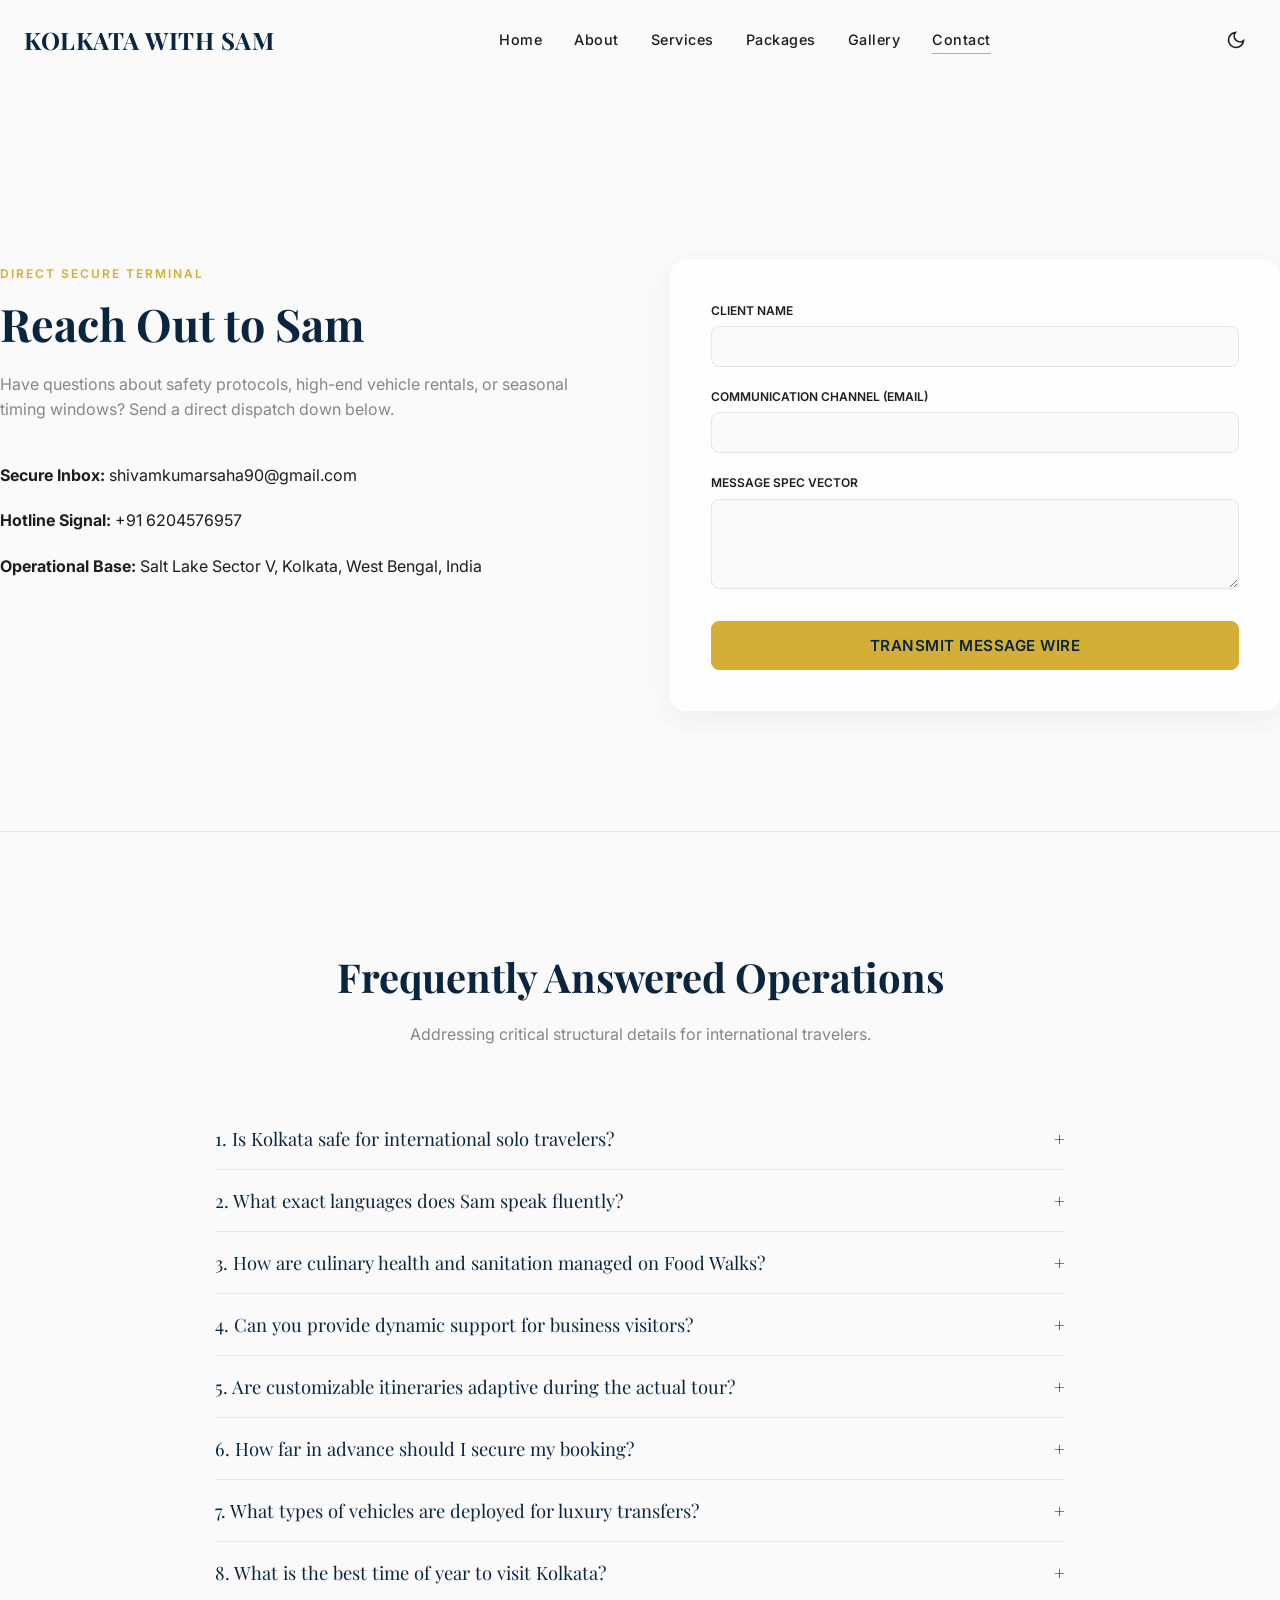
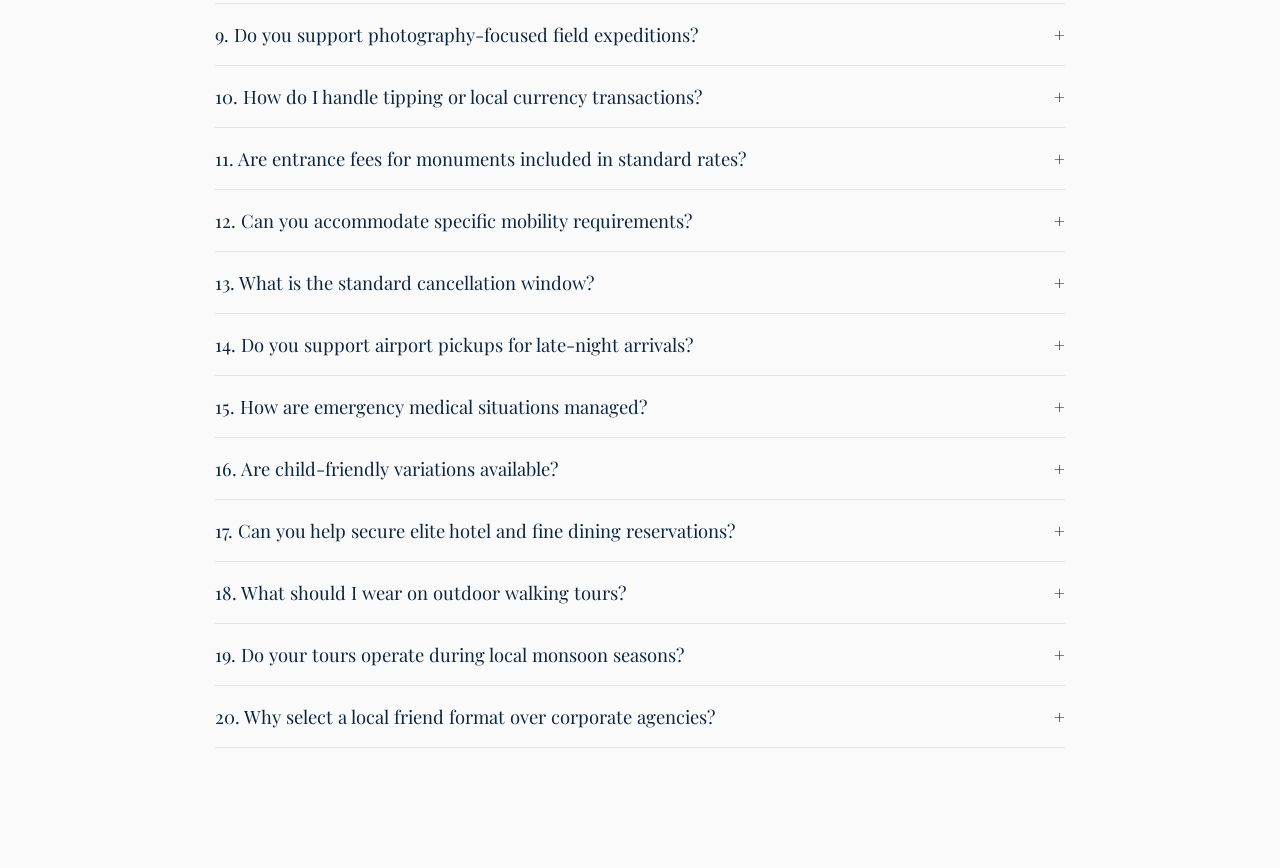
<file: contact.html>
<!DOCTYPE html>
<html lang="en" data-theme="light">
<head>
    <meta charset="UTF-8">
    <meta name="viewport" content="width=device-width, initial-scale=1.0">
    <title>Contact & Support Engine | Kolkata With Sam</title>
    <link rel="stylesheet" href="css/main.css">
    <link rel="stylesheet" href="css/components.css">
    <link href="https://fonts.googleapis.com/css2?family=Inter:wght@400;500;600&family=Playfair+Display:wght@700&display=swap" rel="stylesheet">
    <style>
        .faq-accordion-item { border-bottom: 1px solid var(--border-color); padding: 18px 0; }
        .faq-trigger { width: 100%; text-align: left; background: transparent; border: none; font-family: var(--font-serif); font-size: 1.15rem; color: var(--primary); cursor: pointer; display: flex; justify-content: space-between; align-items: center; }
        .faq-body { display: none; padding-top: 12px; color: var(--text-muted); font-size: 0.95rem; line-height: 1.6; }
        .faq-body.active { display: block; }
    </style>
</head>
<body>
    <div id="preloader"><div class="loader-spinner"></div></div>

    <header class="site-header">
        <div class="container nav-container">
            <a href="index.html" class="brand-logo"><span class="brand-title">KOLKATA WITH SAM</span></a>
            <nav>
                <ul class="nav-menu">
                    <li><a href="index.html" class="nav-link">Home</a></li>
                    <li><a href="about.html" class="nav-link">About</a></li>
                    <li><a href="services.html" class="nav-link">Services</a></li>
                    <li><a href="packages.html" class="nav-link">Packages</a></li>
                    <li><a href="gallery.html" class="nav-link">Gallery</a></li>
                    <li><a href="contact.html" class="nav-link active">Contact</a></li>
                </ul>
            </nav>
            <div class="nav-actions"><button class="theme-toggle-btn"></button></div>
        </div>
    </header>

    <main style="padding-top:140px;">
        <!-- Dual Configuration Grid -->
        <section class="container section-padding" style="display: grid; grid-template-columns: 1fr 1fr; gap: 60px;">
            <div>
                <span style="color: var(--accent); font-weight: 600; text-transform: uppercase; letter-spacing: 2px; font-size: 0.75rem;">Direct Secure Terminal</span>
                <h1 style="font-size: 2.8rem; margin: 10px 0 20px 0;">Reach Out to Sam</h1>
                <p style="color: var(--text-muted); margin-bottom: 40px;">Have questions about safety protocols, high-end vehicle rentals, or seasonal timing windows? Send a direct dispatch down below.</p>
                
                <div style="display: flex; flex-direction: column; gap: 20px; font-size: 1rem;">
                    <p><strong>Secure Inbox:</strong> shivamkumarsaha90@gmail.com</p>
                    <p><strong>Hotline Signal:</strong> +91 6204576957</p>
                    <p><strong>Operational Base:</strong> Salt Lake Sector V, Kolkata, West Bengal, India</p>
                </div>
            </div>

            <!-- Interceptive Contact Form Sheet -->
            <div class="glass-panel" style="padding: 40px; border-radius: var(--radius-md);">
                <form id="directContactForm" onsubmit="executeDirectContact(event)">
                    <div style="margin-bottom: 20px;">
                        <label style="display: block; font-size: 0.75rem; font-weight: 600; text-transform: uppercase; margin-bottom: 6px;">Client Name</label>
                        <input type="text" id="c_name" required style="width: 100%; padding: 12px; background: var(--bg-main); border: 1px solid var(--border-color); color: var(--text-main); border-radius: var(--radius-sm);">
                    </div>
                    <div style="margin-bottom: 20px;">
                        <label style="display: block; font-size: 0.75rem; font-weight: 600; text-transform: uppercase; margin-bottom: 6px;">Communication Channel (Email)</label>
                        <input type="email" id="c_email" required style="width: 100%; padding: 12px; background: var(--bg-main); border: 1px solid var(--border-color); color: var(--text-main); border-radius: var(--radius-sm);">
                    </div>
                    <div style="margin-bottom: 25px;">
                        <label style="display: block; font-size: 0.75rem; font-weight: 600; text-transform: uppercase; margin-bottom: 6px;">Message Spec Vector</label>
                        <textarea id="c_msg" rows="4" required style="width: 100%; padding: 12px; background: var(--bg-main); border: 1px solid var(--border-color); color: var(--text-main); border-radius: var(--radius-sm); font-family: var(--font-sans);"></textarea>
                    </div>
                    <button type="submit" class="btn-premium btn-gold" style="width: 100%;">Transmit Message Wire</button>
                </form>
            </div>
        </section>

        <!-- Extensive 20-Point FAQ Section Container -->
        <section class="container section-padding" style="border-top: 1px solid var(--border-color);">
            <div style="text-align: center; margin-bottom: 60px;">
                <h2 style="font-size: 2.5rem;">Frequently Answered Operations</h2>
                <p style="color: var(--text-muted);">Addressing critical structural details for international travelers.</p>
            </div>

            <div style="max-width: 850px; margin: 0 auto;">
                <!-- FAQ Item 1 -->
                <div class="faq-accordion-item">
                    <button class="faq-trigger" onclick="toggleFaq(this)">1. Is Kolkata safe for international solo travelers? <span>+</span></button>
                    <div class="faq-body">Yes, Kolkata is recognized as one of India's safest metropolitan cities. With private local guidance, your logistical routes, transport loops, and neighborhood walks are fully optimized for security.</div>
                </div>
                <!-- FAQ Item 2 -->
                <div class="faq-accordion-item">
                    <button class="faq-trigger" onclick="toggleFaq(this)">2. What exact languages does Sam speak fluently? <span>+</span></button>
                    <div class="faq-body">Sam speaks professional, fluent English along with Hindi and native Bengali, ensuring seamless translation across all local levels.</div>
                </div>
                <!-- FAQ Item 3 -->
                <div class="faq-accordion-item">
                    <button class="faq-trigger" onclick="toggleFaq(this)">3. How are culinary health and sanitation managed on Food Walks? <span>+</span></button>
                    <div class="faq-body">We filter dining selections to highly vetted, deeply trusted heirloom establishments that maintain strict hygiene benchmarks, protecting your health completely.</div>
                </div>
                <!-- FAQ Item 4 -->
                <div class="faq-accordion-item">
                    <button class="faq-trigger" onclick="toggleFaq(this)">4. Can you provide dynamic support for business visitors? <span>+</span></button>
                    <div class="faq-body">Yes. We regularly handle VIP scheduling, private vehicle rentals with drivers, tech hub connectivity, and secure corporate travel loops.</div>
                </div>
                <!-- FAQ Item 5 -->
                <div class="faq-accordion-item">
                    <button class="faq-trigger" onclick="toggleFaq(this)">5. Are customizable itineraries adaptive during the actual tour? <span>+</span></button>
                    <div class="faq-body">Absolutely. The experience is fully elastic, allowing real-time shifts based on your preferences, energy levels, or changing local weather patterns.</div>
                </div>
                <!-- FAQ Item 6 -->
                <div class="faq-accordion-item">
                    <button class="faq-trigger" onclick="toggleFaq(this)">6. How far in advance should I secure my booking? <span>+</span></button>
                    <div class="faq-body">We highly recommend placing bookings 2 to 4 weeks prior to arrival to guarantee optimal clearance for VIP transport allocations and local reservations.</div>
                </div>
                <!-- FAQ Item 7 -->
                <div class="faq-accordion-item">
                    <button class="faq-trigger" onclick="toggleFaq(this)">7. What types of vehicles are deployed for luxury transfers? <span>+</span></button>
                    <div class="faq-body">We coordinate premium, fully air-conditioned sedans and SUVs tailored to high international standards of cleanliness and safety.</div>
                </div>
                <!-- FAQ Item 8 -->
                <div class="faq-accordion-item">
                    <button class="faq-trigger" onclick="toggleFaq(this)">8. What is the best time of year to visit Kolkata? <span>+</span></button>
                    <div class="faq-body">The autumn and winter months between October and March offer exceptionally pleasant weather, perfect for open-air architectural tours and city exploration.</div>
                </div>
                <!-- FAQ Item 9 -->
                <div class="faq-accordion-item">
                    <button class="faq-trigger" onclick="toggleFaq(this)">9. Do you support photography-focused field expeditions? <span>+</span></button>
                    <div class="faq-body">Yes, we map out specialized routes for exact timing at key locations, ensuring excellent lighting conditions and clear sightlines at top heritage spots.</div>
                </div>
                <!-- FAQ Item 10 -->
                <div class="faq-accordion-item">
                    <button class="faq-trigger" onclick="toggleFaq(this)">10. How do I handle tipping or local currency transactions? <span>+</span></button>
                    <div class="faq-body">Sam provides clear guidance on standard local etiquette and assists with accessing verified international currency exchanges and digital payment portals.</div>
                </div>
                <!-- FAQ Item 11 -->
                <div class="faq-accordion-item">
                    <button class="faq-trigger" onclick="toggleFaq(this)">11. Are entrance fees for monuments included in standard rates? <span>+</span></button>
                    <div class="faq-body">Entrance parameters depend entirely on the package chosen. In our all-inclusive full-day exploration paths, all venue access parameters are completely covered.</div>
                </div>
                <!-- FAQ Item 12 -->
                <div class="faq-accordion-item">
                    <button class="faq-trigger" onclick="toggleFaq(this)">12. Can you accommodate specific mobility requirements? <span>+</span></button>
                    <div class="faq-body">Yes. We carefully structure alternative step-free entries, smooth vehicle proximity loops, and comfortable resting zones across our active exploration tracks.</div>
                </div>
                <!-- FAQ Item 13 -->
                <div class="faq-accordion-item">
                    <button class="faq-trigger" onclick="toggleFaq(this)">13. What is the standard cancellation window? <span>+</span></button>
                    <div class="faq-body">Full operational flexibility is extended for modifications or cancellations processed up to 48 hours before the scheduled time slot.</div>
                </div>
                <!-- FAQ Item 14 -->
                <div class="faq-accordion-item">
                    <button class="faq-trigger" onclick="toggleFaq(this)">14. Do you support airport pickups for late-night arrivals? <span>+</span></button>
                    <div class="faq-body">Yes, our VIP airport concierge operate 24/7, providing continuous coverage for smooth international flight connections at any hour.</div>
                </div>
                <!-- FAQ Item 15 -->
                <div class="faq-accordion-item">
                    <button class="faq-trigger" onclick="toggleFaq(this)">15. How are emergency medical situations managed? <span>+</span></button>
                    <div class="faq-body">We maintain immediate priority contact links with premium international private hospitals throughout the city to guarantee rapid care if needed.</div>
                </div>
                <!-- FAQ Item 16 -->
                <div class="faq-accordion-item">
                    <button class="faq-trigger" onclick="toggleFaq(this)">16. Are child-friendly variations available? <span>+</span></button>
                    <div class="faq-body">Yes, we adjust tracking speeds and include highly interactive cultural experiences to keep families fully engaged.</div>
                </div>
                <!-- FAQ Item 17 -->
                <div class="faq-accordion-item">
                    <button class="faq-trigger" onclick="toggleFaq(this)">17. Can you help secure elite hotel and fine dining reservations? <span>+</span></button>
                    <div class="faq-body">Yes, we leverage deep local relationships to secure premium placement at top-tier hotels and heritage dining venues.</div>
                </div>
                <!-- FAQ Item 18 -->
                <div class="faq-accordion-item">
                    <button class="faq-trigger" onclick="toggleFaq(this)">18. What should I wear on outdoor walking tours? <span>+</span></button>
                    <div class="faq-body">We recommend light, breathable fabrics and comfortable walking shoes. For visits to active religious spaces, simple modest attire is best.</div>
                </div>
                <!-- FAQ Item 19 -->
                <div class="faq-accordion-item">
                    <button class="faq-trigger" onclick="toggleFaq(this)">19. Do your tours operate during local monsoon seasons? <span>+</span></button>
                    <div class="faq-body">Yes, we adjust monsoon trips to focus on stunning indoor heritage spaces, private art galleries, and luxurious palace dining environments.</div>
                </div>
                <!-- FAQ Item 20 -->
                <div class="faq-accordion-item">
                    <button class="faq-trigger" onclick="toggleFaq(this)">20. Why select a local friend format over corporate agencies? <span>+</span></button>
                    <div class="faq-body">This arrangement completely bypasses rigid, cookie-cutter commercial itineraries, giving you an authentic, flexible, and reliable personal connection inside the real Kolkata.</div>
                </div>
            </div>
        </section>
    </main>

    <script>
        function toggleFaq(btn) {
            const body = btn.nextElementSibling;
            body.classList.toggle('active');
            btn.querySelector('span').innerText = body.classList.contains('active') ? '−' : '+';
        }

        function executeDirectContact(e) {
            e.preventDefault();
            const n = document.getElementById('c_name').value;
            const m = document.getElementById('c_msg').value;
            const link = `https://api.whatsapp.com/send?phone=916204576957&text=Name:%20${encodeURIComponent(n)}%20-%20Message:%20${encodeURIComponent(m)}`;
            window.open(link, '_blank');
        }
    </script>
    <script src="js/main.js"></script>
</body>
</html>
</file>
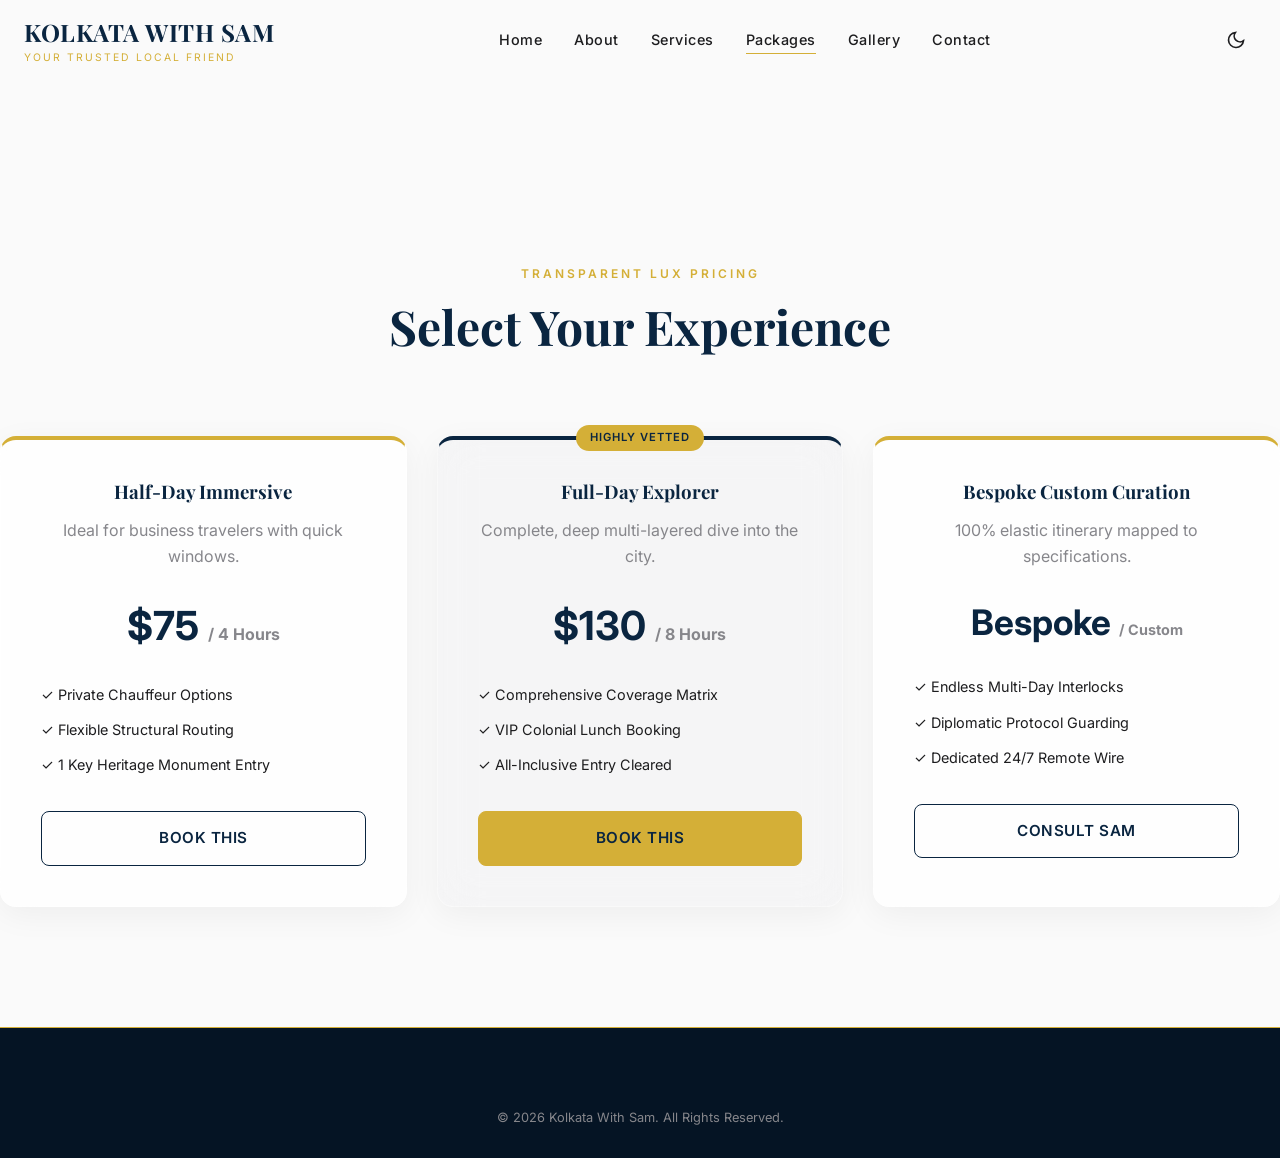
<file: packages.html>
<!DOCTYPE html>
<html lang="en" data-theme="light">
<head>
    <meta charset="UTF-8">
    <meta name="viewport" content="width=device-width, initial-scale=1.0">
    <title>Curated Tour Packages | Kolkata With Sam</title>
    <link rel="stylesheet" href="css/main.css">
    <link rel="stylesheet" href="css/components.css">
    <link href="https://fonts.googleapis.com/css2?family=Inter:wght@400;500;600&family=Playfair+Display:wght@700&display=swap" rel="stylesheet">
</head>
<body>
    <div id="preloader"><div class="loader-spinner"></div></div>

    <header class="site-header">
        <div class="container nav-container">
            <a href="index.html" class="brand-logo">
                <span class="brand-title">KOLKATA WITH SAM</span>
                <span class="brand-subtitle">Your Trusted Local Friend</span>
            </a>
            <nav>
                <ul class="nav-menu">
                    <li><a href="index.html" class="nav-link">Home</a></li>
                    <li><a href="about.html" class="nav-link">About</a></li>
                    <li><a href="services.html" class="nav-link">Services</a></li>
                    <li><a href="packages.html" class="nav-link active">Packages</a></li>
                    <li><a href="gallery.html" class="nav-link">Gallery</a></li>
                    <li><a href="contact.html" class="nav-link">Contact</a></li>
                </ul>
            </nav>
            <div class="nav-actions">
                <button class="theme-toggle-btn"></button>
                <button class="mobile-toggle"><span></span><span></span><span></span></button>
            </div>
        </div>
    </header>

    <main style="padding-top:140px;">
        <section class="container section-padding">
            <div style="text-align: center; margin-bottom: 80px;">
                <span style="font-family: var(--font-sans); font-size: 0.75rem; text-transform: uppercase; letter-spacing: 3px; color: var(--accent); font-weight: 600;">Transparent Lux Pricing</span>
                <h1 style="font-size: 3rem; margin-top: 10px;">Select Your Experience</h1>
            </div>

            <div style="display: grid; grid-template-columns: repeat(auto-fit, minmax(280px, 1fr)); gap: 30px;">
                <!-- Package 1 -->
                <div class="glass-panel animate-on-scroll" style="padding: 40px; border-radius: var(--radius-md); text-align: center; position: relative; border-top: 4px solid var(--accent);">
                    <h3>Half-Day Immersive</h3>
                    <p style="color: var(--text-muted); margin: 15px 0 25px 0;">Ideal for business travelers with quick windows.</p>
                    <div style="font-size: 2.5rem; font-weight: 700; color: var(--primary); margin-bottom: 25px;">$75 <span style="font-size: 1rem; color: var(--text-muted);">/ 4 Hours</span></div>
                    <ul style="list-style: none; display: flex; flex-direction: column; gap: 12px; margin-bottom: 35px; text-align: left; font-size: 0.9rem;">
                        <li>✓ Private Chauffeur Options</li>
                        <li>✓ Flexible Structural Routing</li>
                        <li>✓ 1 Key Heritage Monument Entry</li>
                    </ul>
                    <a href="contact.html" class="btn-premium btn-outline" style="width: 100%;">Book This</a>
                </div>

                <!-- Package 2 -->
                <div class="glass-panel animate-on-scroll" style="padding: 40px; border-radius: var(--radius-md); text-align: center; position: relative; border-top: 4px solid var(--primary); background: rgba(10,37,64,0.02);">
                    <div style="position: absolute; top: -15px; left: 50%; transform: translateX(-50%); background: var(--accent); color: #0A2540; padding: 4px 14px; font-size: 0.7rem; font-weight: 600; text-transform: uppercase; letter-spacing: 1px; border-radius: 20px;">Highly Vetted</div>
                    <h3>Full-Day Explorer</h3>
                    <p style="color: var(--text-muted); margin: 15px 0 25px 0;">Complete, deep multi-layered dive into the city.</p>
                    <div style="font-size: 2.5rem; font-weight: 700; color: var(--primary); margin-bottom: 25px;">$130 <span style="font-size: 1rem; color: var(--text-muted);">/ 8 Hours</span></div>
                    <ul style="list-style: none; display: flex; flex-direction: column; gap: 12px; margin-bottom: 35px; text-align: left; font-size: 0.9rem;">
                        <li>✓ Comprehensive Coverage Matrix</li>
                        <li>✓ VIP Colonial Lunch Booking</li>
                        <li>✓ All-Inclusive Entry Cleared</li>
                    </ul>
                    <a href="contact.html" class="btn-premium btn-gold" style="width: 100%;">Book This</a>
                </div>

                <!-- Package 3 -->
                <div class="glass-panel animate-on-scroll" style="padding: 40px; border-radius: var(--radius-md); text-align: center; position: relative; border-top: 4px solid var(--accent);">
                    <h3>Bespoke Custom Curation</h3>
                    <p style="color: var(--text-muted); margin: 15px 0 25px 0;">100% elastic itinerary mapped to specifications.</p>
                    <div style="font-size: 2.2rem; font-weight: 700; color: var(--primary); margin-bottom: 25px;">Bespoke <span style="font-size: 0.9rem; color: var(--text-muted);">/ Custom</span></div>
                    <ul style="list-style: none; display: flex; flex-direction: column; gap: 12px; margin-bottom: 35px; text-align: left; font-size: 0.9rem;">
                        <li>✓ Endless Multi-Day Interlocks</li>
                        <li>✓ Diplomatic Protocol Guarding</li>
                        <li>✓ Dedicated 24/7 Remote Wire</li>
                    </ul>
                    <a href="contact.html" class="btn-premium btn-outline" style="width: 100%;">Consult Sam</a>
                </div>
            </div>
        </section>
    </main>

    <footer class="site-footer">
        <div class="container" style="text-align: center; font-size: 0.8rem; color: #86868B;">
            <p>&copy; 2026 Kolkata With Sam. All Rights Reserved.</p>
        </div>
    </footer>

    <script src="js/main.js"></script>
</body>
</html>
</file>
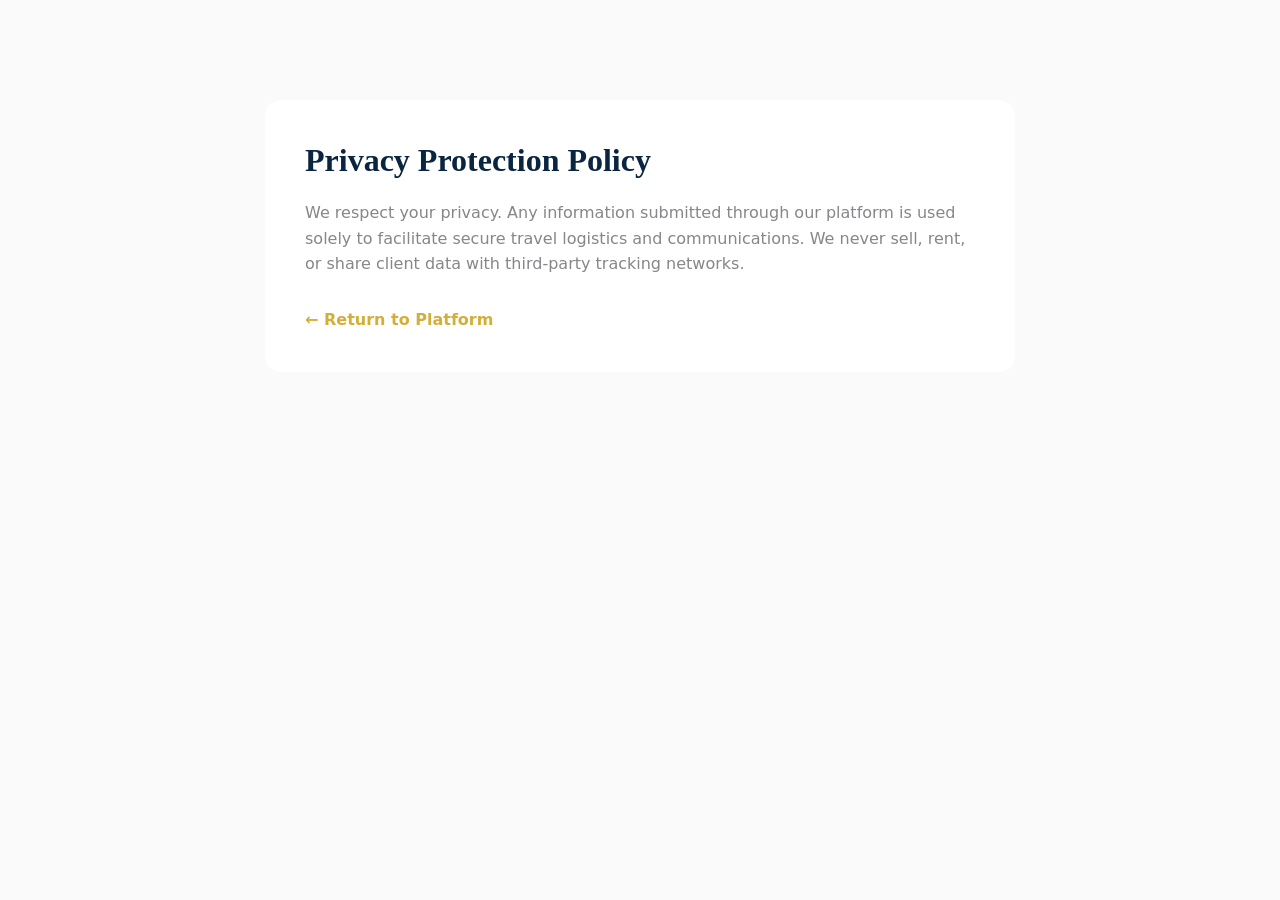
<file: privacy.html>
<!DOCTYPE html>
<html lang="en" data-theme="light">
<head>
    <meta charset="UTF-8"><title>Privacy Protection | Kolkata With Sam</title>
    <link rel="stylesheet" href="css/main.css"><link rel="stylesheet" href="css/components.css">
</head>
<body style="padding: 100px 24px;">
    <main class="container" style="max-width: 750px; background: var(--bg-surface); padding: 40px; border-radius: var(--radius-md);">
        <h1>Privacy Protection Policy</h1>
        <p style="color: var(--text-muted); margin-top: 20px;">We respect your privacy. Any information submitted through our platform is used solely to facilitate secure travel logistics and communications. We never sell, rent, or share client data with third-party tracking networks.</p>
        <a href="index.html" style="display: inline-block; margin-top: 30px; color: var(--accent); font-weight: 600;">← Return to Platform</a>
    </main>
</body>
</html>
</file>
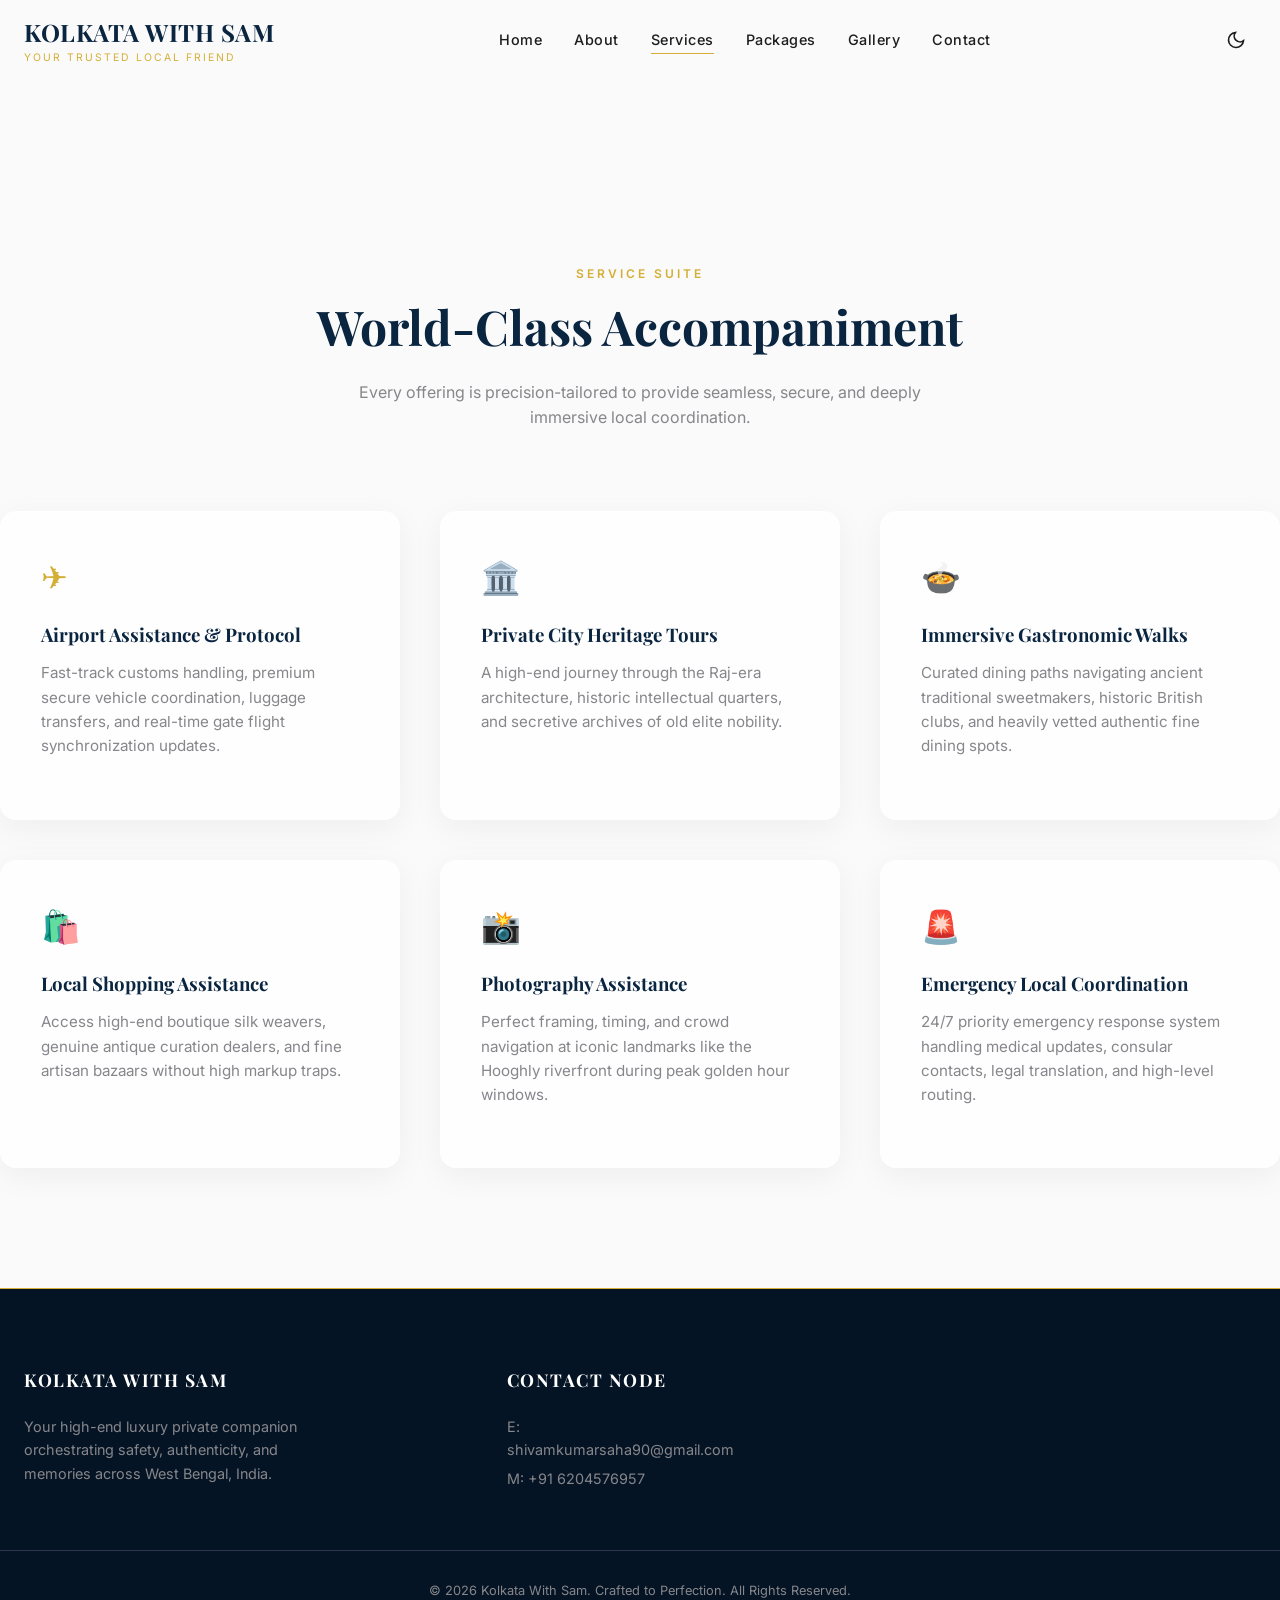
<file: services.html>
<!DOCTYPE html>
<html lang="en" data-theme="light">
<head>
    <meta charset="UTF-8">
    <meta name="viewport" content="width=device-width, initial-scale=1.0">
    <title>Bespoke Concierge Services | Kolkata With Sam</title>
    <meta name="description" content="Explore our premium concierge matrices from VIP Airport Assistance to Custom Heritage and Photographic Curations in Kolkata.">
    <link rel="stylesheet" href="css/main.css">
    <link rel="stylesheet" href="css/components.css">
    <link href="https://fonts.googleapis.com/css2?family=Inter:wght@400;500;600&family=Playfair+Display:wght@700&display=swap" rel="stylesheet">
</head>
<body>
    <div id="preloader"><div class="loader-spinner"></div></div>

    <!-- Sticky Header -->
    <header class="site-header">
        <div class="container nav-container">
            <a href="index.html" class="brand-logo">
                <span class="brand-title">KOLKATA WITH SAM</span>
                <span class="brand-subtitle">Your Trusted Local Friend</span>
            </a>
            <nav>
                <ul class="nav-menu">
                    <li><a href="index.html" class="nav-link">Home</a></li>
                    <li><a href="about.html" class="nav-link">About</a></li>
                    <li><a href="services.html" class="nav-link active">Services</a></li>
                    <li><a href="packages.html" class="nav-link">Packages</a></li>
                    <li><a href="gallery.html" class="nav-link">Gallery</a></li>
                    <li><a href="contact.html" class="nav-link">Contact</a></li>
                </ul>
            </nav>
            <div class="nav-actions">
                <button class="theme-toggle-btn"></button>
                <button class="mobile-toggle"><span></span><span></span><span></span></button>
            </div>
        </div>
    </header>

    <main style="padding-top:140px;">
        <section class="container section-padding">
            <div style="text-align: center; margin-bottom: 80px;">
                <span style="font-family: var(--font-sans); font-size: 0.75rem; text-transform: uppercase; letter-spacing: 3px; color: var(--accent); font-weight: 600;">Service Suite</span>
                <h1 style="font-size: 3rem; margin-top: 10px;">World-Class Accompaniment</h1>
                <p style="color: var(--text-muted); max-width: 600px; margin: 20px auto 0 auto;">Every offering is precision-tailored to provide seamless, secure, and deeply immersive local coordination.</p>
            </div>

            <!-- Detailed Premium Service List Matrix -->
            <div style="display: grid; grid-template-columns: repeat(auto-fit, minmax(350px, 1fr)); gap: 40px;">
                <!-- Card 1 -->
                <div class="glass-panel animate-on-scroll" style="padding: 40px; border-radius: var(--radius-md);">
                    <div style="color: var(--accent); font-size: 2rem; margin-bottom: 20px;">✈️</div>
                    <h3 style="margin-bottom: 15px;">Airport Assistance & Protocol</h3>
                    <p style="color: var(--text-muted); font-size: 0.95rem; margin-bottom: 20px;">Fast-track customs handling, premium secure vehicle coordination, luggage transfers, and real-time gate flight synchronization updates.</p>
                </div>
                <!-- Card 2 -->
                <div class="glass-panel animate-on-scroll" style="padding: 40px; border-radius: var(--radius-md);">
                    <div style="color: var(--accent); font-size: 2rem; margin-bottom: 20px;">🏛️</div>
                    <h3 style="margin-bottom: 15px;">Private City Heritage Tours</h3>
                    <p style="color: var(--text-muted); font-size: 0.95rem; margin-bottom: 20px;">A high-end journey through the Raj-era architecture, historic intellectual quarters, and secretive archives of old elite nobility.</p>
                </div>
                <!-- Card 3 -->
                <div class="glass-panel animate-on-scroll" style="padding: 40px; border-radius: var(--radius-md);">
                    <div style="color: var(--accent); font-size: 2rem; margin-bottom: 20px;">🍲</div>
                    <h3 style="margin-bottom: 15px;">Immersive Gastronomic Walks</h3>
                    <p style="color: var(--text-muted); font-size: 0.95rem; margin-bottom: 20px;">Curated dining paths navigating ancient traditional sweetmakers, historic British clubs, and heavily vetted authentic fine dining spots.</p>
                </div>
                <!-- Card 4 -->
                <div class="glass-panel animate-on-scroll" style="padding: 40px; border-radius: var(--radius-md);">
                    <div style="color: var(--accent); font-size: 2rem; margin-bottom: 20px;">🛍️</div>
                    <h3 style="margin-bottom: 15px;">Local Shopping Assistance</h3>
                    <p style="color: var(--text-muted); font-size: 0.95rem; margin-bottom: 20px;">Access high-end boutique silk weavers, genuine antique curation dealers, and fine artisan bazaars without high markup traps.</p>
                </div>
                <!-- Card 5 -->
                <div class="glass-panel animate-on-scroll" style="padding: 40px; border-radius: var(--radius-md);">
                    <div style="color: var(--accent); font-size: 2rem; margin-bottom: 20px;">📸</div>
                    <h3 style="margin-bottom: 15px;">Photography Assistance</h3>
                    <p style="color: var(--text-muted); font-size: 0.95rem; margin-bottom: 20px;">Perfect framing, timing, and crowd navigation at iconic landmarks like the Hooghly riverfront during peak golden hour windows.</p>
                </div>
                <!-- Card 6 -->
                <div class="glass-panel animate-on-scroll" style="padding: 40px; border-radius: var(--radius-md);">
                    <div style="color: var(--accent); font-size: 2rem; margin-bottom: 20px;">🚨</div>
                    <h3 style="margin-bottom: 15px;">Emergency Local Coordination</h3>
                    <p style="color: var(--text-muted); font-size: 0.95rem; margin-bottom: 20px;">24/7 priority emergency response system handling medical updates, consular contacts, legal translation, and high-level routing.</p>
                </div>
            </div>
        </section>
    </main>

    <footer class="site-footer">
        <div class="container footer-grid">
            <div>
                <h3 class="footer-heading">Kolkata With Sam</h3>
                <p style="font-size: 0.9rem; color: #86868B; max-width: 280px; margin-top: 15px;">Your high-end luxury private companion orchestrating safety, authenticity, and memories across West Bengal, India.</p>
            </div>
            <div>
                <h4 class="footer-heading">Contact Node</h4>
                <p style="font-size: 0.9rem; color: #86868B;">E: shivamkumarsaha90@gmail.com</p>
                <p style="font-size: 0.9rem; color: #86868B; margin-top: 5px;">M: +91 6204576957</p>
            </div>
        </div>
        <div class="container" style="border-top: 1px solid #2C354D; padding-top: 30px; text-align: center; font-size: 0.8rem; color: #86868B;">
            <p>&copy; 2026 Kolkata With Sam. Crafted to Perfection. All Rights Reserved.</p>
        </div>
    </footer>

    <script src="js/main.js"></script>
</body>
</html>
</file>
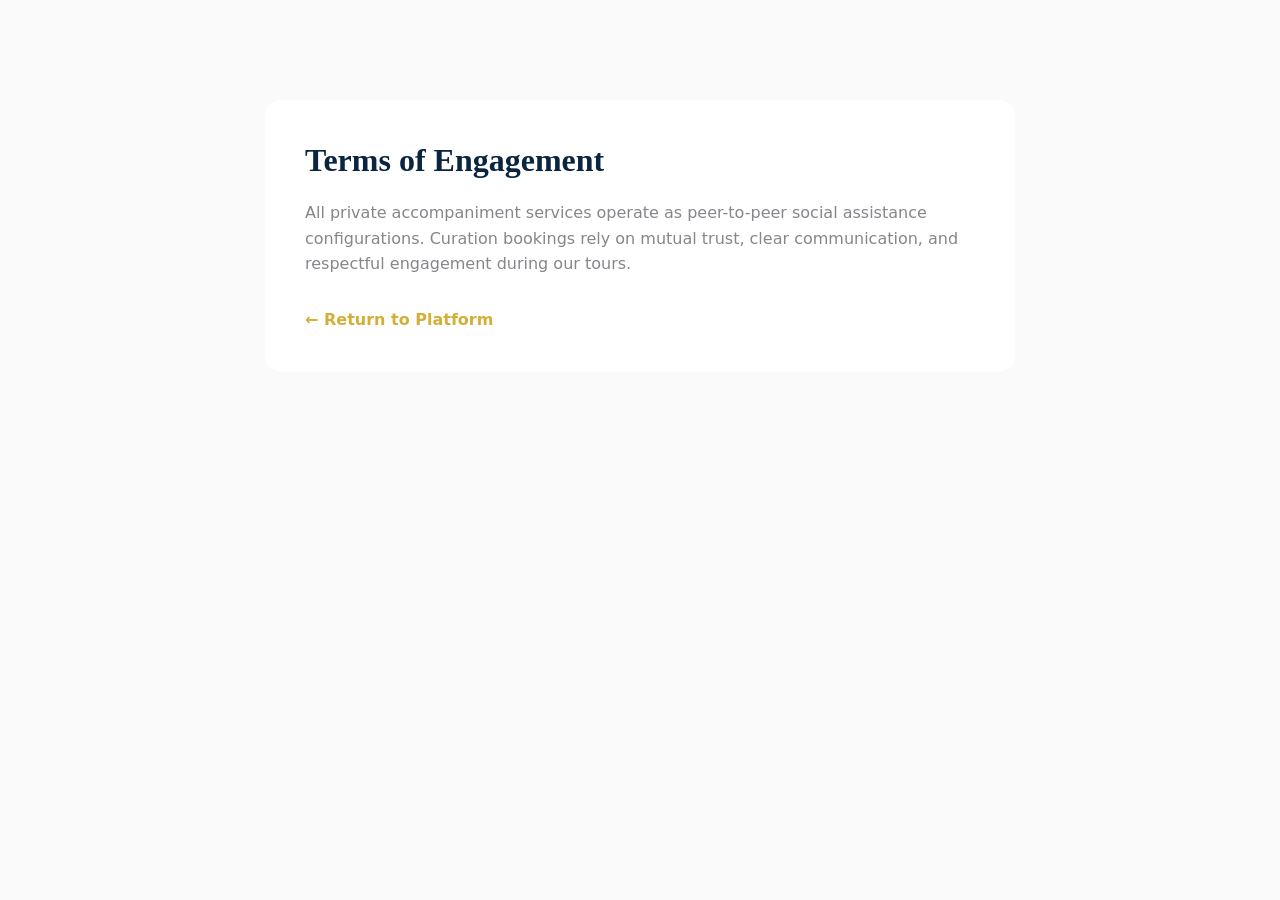
<file: terms.html>
<!DOCTYPE html>
<html lang="en" data-theme="light">
<head>
    <meta charset="UTF-8"><title>Terms of Engagement | Kolkata With Sam</title>
    <link rel="stylesheet" href="css/main.css"><link rel="stylesheet" href="css/components.css">
</head>
<body style="padding: 100px 24px;">
    <main class="container" style="max-width: 750px; background: var(--bg-surface); padding: 40px; border-radius: var(--radius-md);">
        <h1>Terms of Engagement</h1>
        <p style="color: var(--text-muted); margin-top: 20px;">All private accompaniment services operate as peer-to-peer social assistance configurations. Curation bookings rely on mutual trust, clear communication, and respectful engagement during our tours.</p>
        <a href="index.html" style="display: inline-block; margin-top: 30px; color: var(--accent); font-weight: 600;">← Return to Platform</a>
    </main>
</body>
</html>
</file>
<file: css/main.css>
/* ==========================================================================
   CSS VARIABLE CONFIGURATION & DESIGN TOKENS (Luxury Minimal / Material UI)
   ========================================================================== */
:root {
    /* Color Palette - Light Mode */
    --primary: #0A2540;        /* Royal Deep Blue */
    --primary-rgb: 10, 37, 64;
    --secondary: #639FAB;      /* Soft Slate Blue */
    --accent: #D4AF37;         /* Premium Metallic Gold */
    --accent-hover: #AA8B2C;   /* Deep Burnished Gold */
    --bg-main: #FAFAFA;        /* Apple Style Off-White */
    --bg-surface: #FFFFFF;     /* Pure White Card Surface */
    --text-main: #1D1D1F;      /* San Francisco Dark Grey */
    --text-muted: #86868B;     /* Apple System Muted Text */
    --border-color: #E5E5E7;   /* Subtle Dividers */

    /* Glassmorphism Variables */
    --glass-bg: rgba(255, 255, 255, 0.75);
    --glass-border: rgba(255, 255, 255, 0.4);
    --glass-shadow: rgba(0, 0, 0, 0.05);
    
    /* Layout & UI Elements */
    --radius-sm: 8px;
    --radius-md: 16px;
    --radius-lg: 24px;
    --transition-smooth: all 0.4s cubic-bezier(0.16, 1, 0.3, 1); /* Apple-like Easing */
    --font-sans: 'Inter', system-ui, -apple-system, sans-serif;
    --font-serif: 'Playfair Display', Georgia, serif;
}

[data-theme="dark"] {
    /* Color Palette - Dark Mode */
    --primary: #FFFFFF;
    --primary-rgb: 255, 255, 255;
    --secondary: #A1B5CC;
    --accent: #F3D375;
    --accent-hover: #D4AF37;
    --bg-main: #0B0F19;        /* Deep Space Black */
    --bg-surface: #161D2E;     /* Dark Material Surface */
    --text-main: #F5F5F7;      /* Clean Off-White */
    --text-muted: #86868B;
    --border-color: #2C354D;

    /* Glassmorphism Variables Dark */
    --glass-bg: rgba(22, 29, 46, 0.8);
    --glass-border: rgba(255, 255, 255, 0.08);
    --glass-shadow: rgba(0, 0, 0, 0.3);
}

/* ==========================================================================
   GLOBAL RESET & PERFORMANCE OPTIMIZATIONS
   ========================================================================== */
*, *::before, *::after {
    box-sizing: border-box;
    margin: 0;
    padding: 0;
    -webkit-font-smoothing: antialiased;
    -moz-osx-font-smoothing: grayscale;
}

html {
    scroll-behavior: smooth;
    font-size: 16px;
    height: 100%;
}

body {
    font-family: var(--font-sans);
    background-color: var(--bg-main);
    color: var(--text-main);
    line-height: 1.6;
    overflow-x: hidden;
    transition: background-color 0.5s ease, color 0.5s ease;
}

/* Typography Scale */
h1, h2, h3, h4, h5, h6 {
    font-family: var(--font-serif);
    font-weight: 700;
    line-height: 1.25;
    color: var(--primary);
    margin-bottom: 0.5em;
}

a {
    color: inherit;
    text-decoration: none;
    transition: var(--transition-smooth);
}

img {
    max-width: 100%;
    height: auto;
    display: block;
}

/* ==========================================================================
   GLOBAL LOADING SCREEN / PRELOADER
   ========================================================================== */
#preloader {
    position: fixed;
    top: 0;
    left: 0;
    width: 100%;
    height: 100%;
    background-color: var(--bg-main);
    z-index: 99999;
    display: flex;
    justify-content: center;
    align-items: center;
    transition: opacity 0.6s cubic-bezier(0.16, 1, 0.3, 1), visibility 0.6s;
}

.loader-spinner {
    width: 60px;
    height: 60px;
    border: 3px solid var(--border-color);
    border-top-color: var(--accent);
    border-radius: 50%;
    animation: spin 1s linear infinite;
}

@keyframes spin {
    to { transform: rotate(360deg); }
}

/* ==========================================================================
   COMMON GLASSMORPHISM UTILITIES
   ========================================================================== */
.glass-panel {
    background: var(--glass-bg);
    backdrop-filter: blur(20px);
    -webkit-backdrop-filter: blur(20px);
    border: 1px solid var(--glass-border);
    box-shadow: 0 8px 32px 0 var(--glass-shadow);
}

/* ==========================================================================
   REUSABLE CONTAINER & BUTTON COMPONENT LAYOUT
   ========================================================================== */
.container {
    width: 100%;
    max-width: 1280px;
    margin: 0 auto;
    padding: 0 24px;
}

.section-padding {
    padding: 120px 0;
}

@media (max-width: 768px) {
    .section-padding { padding: 80px 0; }
}

/* Animated Interactive Buttons */
.btn-premium {
    display: inline-flex;
    align-items: center;
    justify-content: center;
    gap: 10px;
    padding: 14px 28px;
    font-family: var(--font-sans);
    font-weight: 600;
    font-size: 0.95rem;
    letter-spacing: 0.5px;
    text-transform: uppercase;
    border-radius: var(--radius-sm);
    cursor: pointer;
    transition: var(--transition-smooth);
    position: relative;
    overflow: hidden;
}

.btn-gold {
    background-color: var(--accent);
    color: #0A2540;
    border: 1px solid var(--accent);
}

.btn-gold:hover {
    background-color: var(--accent-hover);
    border-color: var(--accent-hover);
    transform: translateY(-2px);
    box-shadow: 0 10px 20px rgba(212, 175, 55, 0.2);
}

.btn-outline {
    background-color: transparent;
    color: var(--primary);
    border: 1.5px solid var(--primary);
}

.btn-outline:hover {
    background-color: var(--primary);
    color: var(--bg-surface);
    transform: translateY(-2px);
}
</file>
<file: css/components.css>
/* ==========================================================================
   STICKY GLASSMORPHISM HEADER & NAVIGATION SYSTEM
   ========================================================================== */
.site-header {
    position: fixed;
    top: 0;
    left: 0;
    width: 100%;
    z-index: 1000;
    transition: var(--transition-smooth);
}

.site-header.scrolled {
    background: var(--glass-bg);
    backdrop-filter: blur(20px);
    -webkit-backdrop-filter: blur(20px);
    border-bottom: 1px solid var(--glass-border);
    box-shadow: 0 4px 20px var(--glass-shadow);
}

.nav-container {
    display: flex;
    justify-content: space-between;
    align-items: center;
    height: 80px;
    transition: var(--transition-smooth);
}

.site-header.scrolled .nav-container {
    height: 65px;
}

.brand-logo {
    display: flex;
    flex-direction: column;
}

.brand-title {
    font-family: var(--font-serif);
    font-size: 1.5rem;
    font-weight: 700;
    letter-spacing: 0.5px;
    color: var(--primary);
}

.brand-subtitle {
    font-family: var(--font-sans);
    font-size: 0.65rem;
    text-transform: uppercase;
    letter-spacing: 2px;
    color: var(--accent);
    margin-top: -2px;
}

.nav-menu {
    display: flex;
    align-items: center;
    gap: 32px;
    list-style: none;
}

.nav-link {
    font-size: 0.9rem;
    font-weight: 500;
    letter-spacing: 0.5px;
    color: var(--text-main);
    position: relative;
    padding: 6px 0;
}

.nav-link::after {
    content: '';
    position: absolute;
    bottom: 0;
    left: 0;
    width: 0;
    height: 1.5px;
    background-color: var(--accent);
    transition: var(--transition-smooth);
}

.nav-link:hover::after,
.nav-link.active::after {
    width: 100%;
}

.nav-actions {
    display: flex;
    align-items: center;
    gap: 16px;
}

/* Theme Toggle Button */
.theme-toggle-btn {
    background: transparent;
    border: none;
    cursor: pointer;
    color: var(--text-main);
    width: 40px;
    height: 40px;
    border-radius: 50%;
    display: flex;
    align-items: center;
    justify-content: center;
    transition: var(--transition-smooth);
}

.theme-toggle-btn:hover {
    background-color: var(--border-color);
}

/* Mobile Menu Toggle */
.mobile-toggle {
    display: none;
    background: transparent;
    border: none;
    cursor: pointer;
    flex-direction: column;
    gap: 6px;
    width: 30px;
    padding: 4px;
}

.mobile-toggle span {
    display: block;
    width: 100%;
    height: 2px;
    background-color: var(--text-main);
    transition: var(--transition-smooth);
}

/* ==========================================================================
   FLOATING ACTION BUTTONS & WIDGETS SYSTEM
   ========================================================================== */
.floating-widget-container {
    position: fixed;
    bottom: 30px;
    right: 30px;
    display: flex;
    flex-direction: column;
    gap: 12px;
    z-index: 999;
}

.float-btn {
    width: 55px;
    height: 55px;
    border-radius: 50%;
    display: flex;
    align-items: center;
    justify-content: center;
    box-shadow: 0 8px 24px rgba(0,0,0,0.15);
    transition: var(--transition-smooth);
    cursor: pointer;
    border: none;
}

.float-btn:hover {
    transform: translateY(-5px) scale(1.05);
}

.btn-whatsapp {
    background-color: #25D366;
    color: #FFFFFF;
}

.btn-back-top {
    background-color: var(--bg-surface);
    color: var(--primary);
    border: 1px solid var(--border-color);
    opacity: 0;
    visibility: hidden;
}

.btn-back-top.visible {
    opacity: 1;
    visibility: visible;
}

/* Real-Time Currency Converter Panel Overlay */
.currency-widget {
    background: var(--bg-surface);
    border: 1px solid var(--border-color);
    padding: 16px;
    border-radius: var(--radius-md);
    box-shadow: 0 12px 36px rgba(0,0,0,0.1);
    width: 260px;
    position: absolute;
    bottom: 70px;
    right: 0;
    display: none;
    flex-direction: column;
    gap: 10px;
}

/* ==========================================================================
   DYNAMIC BOOKING POPUP & ACCESSIBILITY MODALS
   ========================================================================== */
.modal-overlay {
    position: fixed;
    top: 0;
    left: 0;
    width: 100%;
    height: 100%;
    background: rgba(11, 15, 25, 0.6);
    backdrop-filter: blur(8px);
    z-index: 10000;
    display: flex;
    justify-content: center;
    align-items: center;
    opacity: 0;
    pointer-events: none;
    transition: opacity 0.4s ease;
}

.modal-overlay.active {
    opacity: 1;
    pointer-events: auto;
}

.modal-content-wrapper {
    background: var(--bg-surface);
    border-radius: var(--radius-lg);
    width: 100%;
    max-width: 650px;
    padding: 40px;
    position: relative;
    box-shadow: 0 24px 64px rgba(0,0,0,0.25);
    transform: translateY(30px);
    transition: transform 0.4s cubic-bezier(0.16, 1, 0.3, 1);
}

.modal-overlay.active .modal-content-wrapper {
    transform: translateY(0);
}

.modal-close-trigger {
    position: absolute;
    top: 24px;
    right: 24px;
    background: transparent;
    border: none;
    font-size: 1.5rem;
    cursor: pointer;
    color: var(--text-muted);
}

/* ==========================================================================
   GLOBAL PREMIUM COOKIE BANNER
   ========================================================================== */
.cookie-banner {
    position: fixed;
    bottom: 24px;
    left: 24px;
    max-width: 400px;
    z-index: 9999;
    padding: 24px;
    border-radius: var(--radius-md);
    transform: translateY(150%);
    transition: transform 0.6s cubic-bezier(0.16, 1, 0.3, 1);
}

.cookie-banner.visible {
    transform: translateY(0);
}

/* ==========================================================================
   COMPREHENSIVE RESPONSIVE DESIGN FOR TOP STICKY BAR
   ========================================================================== */
@media (max-width: 992px) {
    .mobile-toggle { display: flex; }
    
    .nav-menu {
        position: fixed;
        top: 80px;
        left: 0;
        width: 100%;
        height: calc(100vh - 80px);
        background: var(--bg-surface);
        flex-direction: column;
        justify-content: center;
        gap: 40px;
        transform: translateX(100%);
        transition: transform 0.4s cubic-bezier(0.16, 1, 0.3, 1);
    }
    
    .nav-menu.open { transform: translateX(0); }
}

/* ==========================================================================
   PREMIUM SIGNATURE FOOTER STYLING
   ========================================================================== */
.site-footer {
    background-color: #051424;
    color: #E5E5E7;
    padding: 80px 0 30px 0;
    border-top: 1.5px solid var(--accent);
}
.footer-grid {
    display: grid;
    grid-template-columns: 2fr repeat(3, 1fr);
    gap: 40px;
    margin-bottom: 60px;
}
.footer-heading {
    color: #FFFFFF;
    font-size: 1.1rem;
    text-transform: uppercase;
    letter-spacing: 1.5px;
    margin-bottom: 24px;
}
@media (max-width: 768px) {
    .footer-grid { grid-template-columns: 1fr; gap: 30px; }
}
/* ==========================================================================
   PREMIUM LUXURY TESTIMONIALS GRID
   ========================================================================== */
.testimonials-section {
    padding: 80px 0;
    background: var(--bg-surface);
    border-top: 1px solid var(--border-color);
}

.testimonials-grid {
    display: grid;
    grid-template-columns: repeat(auto-fit, minmax(300px, 1fr));
    gap: 30px;
    margin-top: 40px;
}

.testimonial-card {
    background: var(--bg-main);
    border: 1px solid var(--border-color);
    padding: 30px;
    border-radius: var(--radius-md);
    box-shadow: 0 4px 20px var(--glass-shadow);
    transition: var(--transition-smooth);
}

.testimonial-card:hover {
    transform: translateY(-5px);
    border-color: var(--accent);
}

.client-rating {
    color: #FFCC00;
    font-size: 1.1rem;
    margin-bottom: 15px;
}

.testimonial-text {
    font-size: 0.95rem;
    color: var(--text-main);
    font-style: italic;
    line-height: 1.6;
    margin-bottom: 20px;
}

.client-profile {
    display: flex;
    align-items: center;
    gap: 15px;
}

.client-meta h5 {
    font-family: var(--font-serif);
    margin: 0;
    font-size: 1rem;
}

.client-meta span {
    font-size: 0.75rem;
    color: var(--text-muted);
    text-transform: uppercase;
    letter-spacing: 0.5px;
}
/* ==========================================================================
   TOURIST ELITE FOOD & SAFETY MATRIX
   ========================================================================== */
.tourist-premium-vault {
    padding: 80px 0;
    background: var(--bg-surface);
    border-top: 1px solid var(--border-color);
}

.vault-grid {
    display: grid;
    grid-template-columns: 1fr 1fr;
    gap: 40px;
    margin-top: 40px;
}

@media (max-width: 768px) {
    .vault-grid { grid-template-columns: 1fr; }
}

.vault-box {
    background: var(--bg-main);
    border: 1px solid var(--border-color);
    padding: 40px;
    border-radius: var(--radius-md);
    box-shadow: 0 4px 20px var(--glass-shadow);
}

.food-item-row {
    display: flex;
    justify-content: space-between;
    align-items: center;
    padding: 15px 0;
    border-bottom: 1px solid var(--border-color);
}

.food-item-row:last-child { border-bottom: none; }

.emergency-badge {
    display: inline-block;
    padding: 6px 12px;
    background: rgba(255, 59, 48, 0.1);
    color: #FF3B30;
    font-size: 0.75rem;
    font-weight: 600;
    border-radius: 4px;
    text-transform: uppercase;
}
/* ==========================================================================
   PREMIUM LUXURY ABOUT SECTION LAYOUT
   ========================================================================== */
.about-hero-wrapper {
    padding: 100px 0 60px 0;
    background: var(--bg-main);
    text-align: center;
}

.about-matrix-grid {
    display: grid;
    grid-template-columns: 1fr 1fr;
    gap: 50px;
    padding: 60px 0;
    align-items: center;
}

@media (max-width: 768px) {
    .about-matrix-grid { grid-template-columns: 1fr; gap: 30px; }
}

.story-card-premium {
    background: var(--bg-surface);
    border: 1px solid var(--border-color);
    padding: 40px;
    border-radius: var(--radius-md);
    box-shadow: 0 4px 20px var(--glass-shadow);
}

.milestone-badge-row {
    display: flex;
    gap: 15px;
    margin-top: 25px;
    flex-wrap: wrap;
}

.milestone-tag {
    padding: 8px 16px;
    background: rgba(var(--accent-rgb), 0.1);
    border: 1px solid var(--accent);
    color: var(--text-main);
    font-size: 0.8rem;
    font-weight: 600;
    border-radius: 4px;
}
/* ==========================================================================
   INTERACTIVE RECEIPT & BOOKING ENGAGEMENT WIDGET
   ========================================================================== */
.booking-widget-section {
    padding: 80px 0;
    background: var(--bg-main);
    border-top: 1px solid var(--border-color);
}

.booking-form-box {
    max-width: 600px;
    margin: 40px auto 0 auto;
    background: var(--bg-surface);
    border: 1px solid var(--border-color);
    padding: 40px;
    border-radius: var(--radius-md);
    box-shadow: 0 4px 20px var(--glass-shadow);
}

.form-field-group {
    margin-bottom: 20px;
}

.form-field-group label {
    display: block;
    font-size: 0.8rem;
    font-weight: 600;
    text-transform: uppercase;
    letter-spacing: 1px;
    margin-bottom: 8px;
    color: var(--text-main);
}

.form-field-group input, .form-field-group select {
    width: 100%;
    padding: 12px 15px;
    background: var(--bg-main);
    border: 1px solid var(--border-color);
    border-radius: var(--radius-sm);
    color: var(--text-main);
    font-family: var(--font-sans);
    font-size: 0.95rem;
}

.receipt-modal-overlay {
    position: fixed;
    top: 0; left: 0; width: 100%; height: 100%;
    background: rgba(0,0,0,0.85);
    z-index: 10000;
    display: flex;
    justify-content: center;
    align-items: center;
}

.luxury-receipt-card {
    background: #ffffff;
    color: #1c1c1e;
    padding: 40px;
    border-radius: 12px;
    max-width: 450px;
    width: 90%;
    border-top: 8px solid #BF9443; /* Classic Accent */
    box-shadow: 0 20px 40px rgba(0,0,0,0.5);
    font-family: var(--font-sans);
}

.receipt-header-node {
    text-align: center;
    border-bottom: 1px dashed #d1d1d6;
    padding-bottom: 20px;
    margin-bottom: 20px;
}

.receipt-row {
    display: flex;
    justify-content: space-between;
    margin-bottom: 12px;
    font-size: 0.9rem;
}
/* ==========================================================================
   ELITE SECURE PAYMENT & TRANSACTIONS PROTOCOL
   ========================================================================== */
.payment-gateway-section {
    padding: 80px 0;
    background: var(--bg-surface);
    border-top: 1px solid var(--border-color);
}

.payment-matrix-box {
    max-width: 650px;
    margin: 40px auto 0 auto;
    background: var(--bg-main);
    border: 1px solid var(--border-color);
    padding: 40px;
    border-radius: var(--radius-md);
    box-shadow: 0 4px 20px var(--glass-shadow);
}

.gateway-tabs {
    display: flex;
    gap: 10px;
    margin-bottom: 25px;
    border-bottom: 1px solid var(--border-color);
    padding-bottom: 15px;
}

.gateway-tab-btn {
    padding: 10px 20px;
    background: transparent;
    border: 1px solid var(--border-color);
    color: var(--text-muted);
    border-radius: var(--radius-sm);
    cursor: pointer;
    font-size: 0.85rem;
    font-weight: 600;
    transition: var(--transition-smooth);
}

.gateway-tab-btn.active {
    background: var(--accent);
    color: #ffffff;
    border-color: var(--accent);
}

.payment-panel {
    display: none;
}

.payment-panel.active {
    display: block;
}

.secure-badge-node {
    display: flex;
    align-items: center;
    justify-content: center;
    gap: 8px;
    margin-top: 25px;
    font-size: 0.75rem;
    color: #34c759;
    font-weight: 600;
    text-transform: uppercase;
}
/* ==========================================================================
   DYNAMIC LUXURY ESTIMATOR & BUDGET CALCULATOR
   ========================================================================== */
.estimator-section {
    padding: 80px 0;
    background: var(--bg-main);
    border-top: 1px solid var(--border-color);
}

.estimator-card {
    max-width: 650px;
    margin: 40px auto 0 auto;
    background: var(--bg-surface);
    border: 1px solid var(--border-color);
    padding: 40px;
    border-radius: var(--radius-md);
    box-shadow: 0 4px 20px var(--glass-shadow);
}

.live-price-display {
    text-align: center;
    background: rgba(var(--accent-rgb), 0.05);
    border: 1px dashed var(--accent);
    padding: 25px;
    border-radius: var(--radius-sm);
    margin-top: 25px;
}

.price-value {
    font-size: 2.2rem;
    font-weight: 700;
    color: var(--accent);
    font-family: var(--font-sans);
    margin-top: 5px;
       }
/* ==========================================================================
   WEATHER INTELLIGENCE & CLIMATE PACKING MATRIX
   ========================================================================== */
.weather-intel-section {
    padding: 80px 0;
    background: var(--bg-surface);
    border-top: 1px solid var(--border-color);
}

.intel-matrix-grid {
    display: grid;
    grid-template-columns: 1fr 1fr;
    gap: 40px;
    margin-top: 40px;
}

@media (max-width: 768px) {
    .intel-matrix-grid { grid-template-columns: 1fr; gap: 25px; }
}

.intel-box-premium {
    background: var(--bg-main);
    border: 1px solid var(--border-color);
    padding: 35px;
    border-radius: var(--radius-md);
    box-shadow: 0 4px 20px var(--glass-shadow);
}

.intel-checklist-item {
    display: flex;
    align-items: flex-start;
    gap: 12px;
    padding: 12px 0;
    border-bottom: 1px solid var(--border-color);
    font-size: 0.9rem;
    color: var(--text-muted);
}

.intel-checklist-item:last-child { border-bottom: none; }

.intel-status-indicator {
    padding: 4px 10px;
    background: rgba(var(--accent-rgb), 0.1);
    color: var(--accent);
    font-size: 0.75rem;
    font-weight: 600;
    border-radius: 4px;
    text-transform: uppercase;
}
</file>
